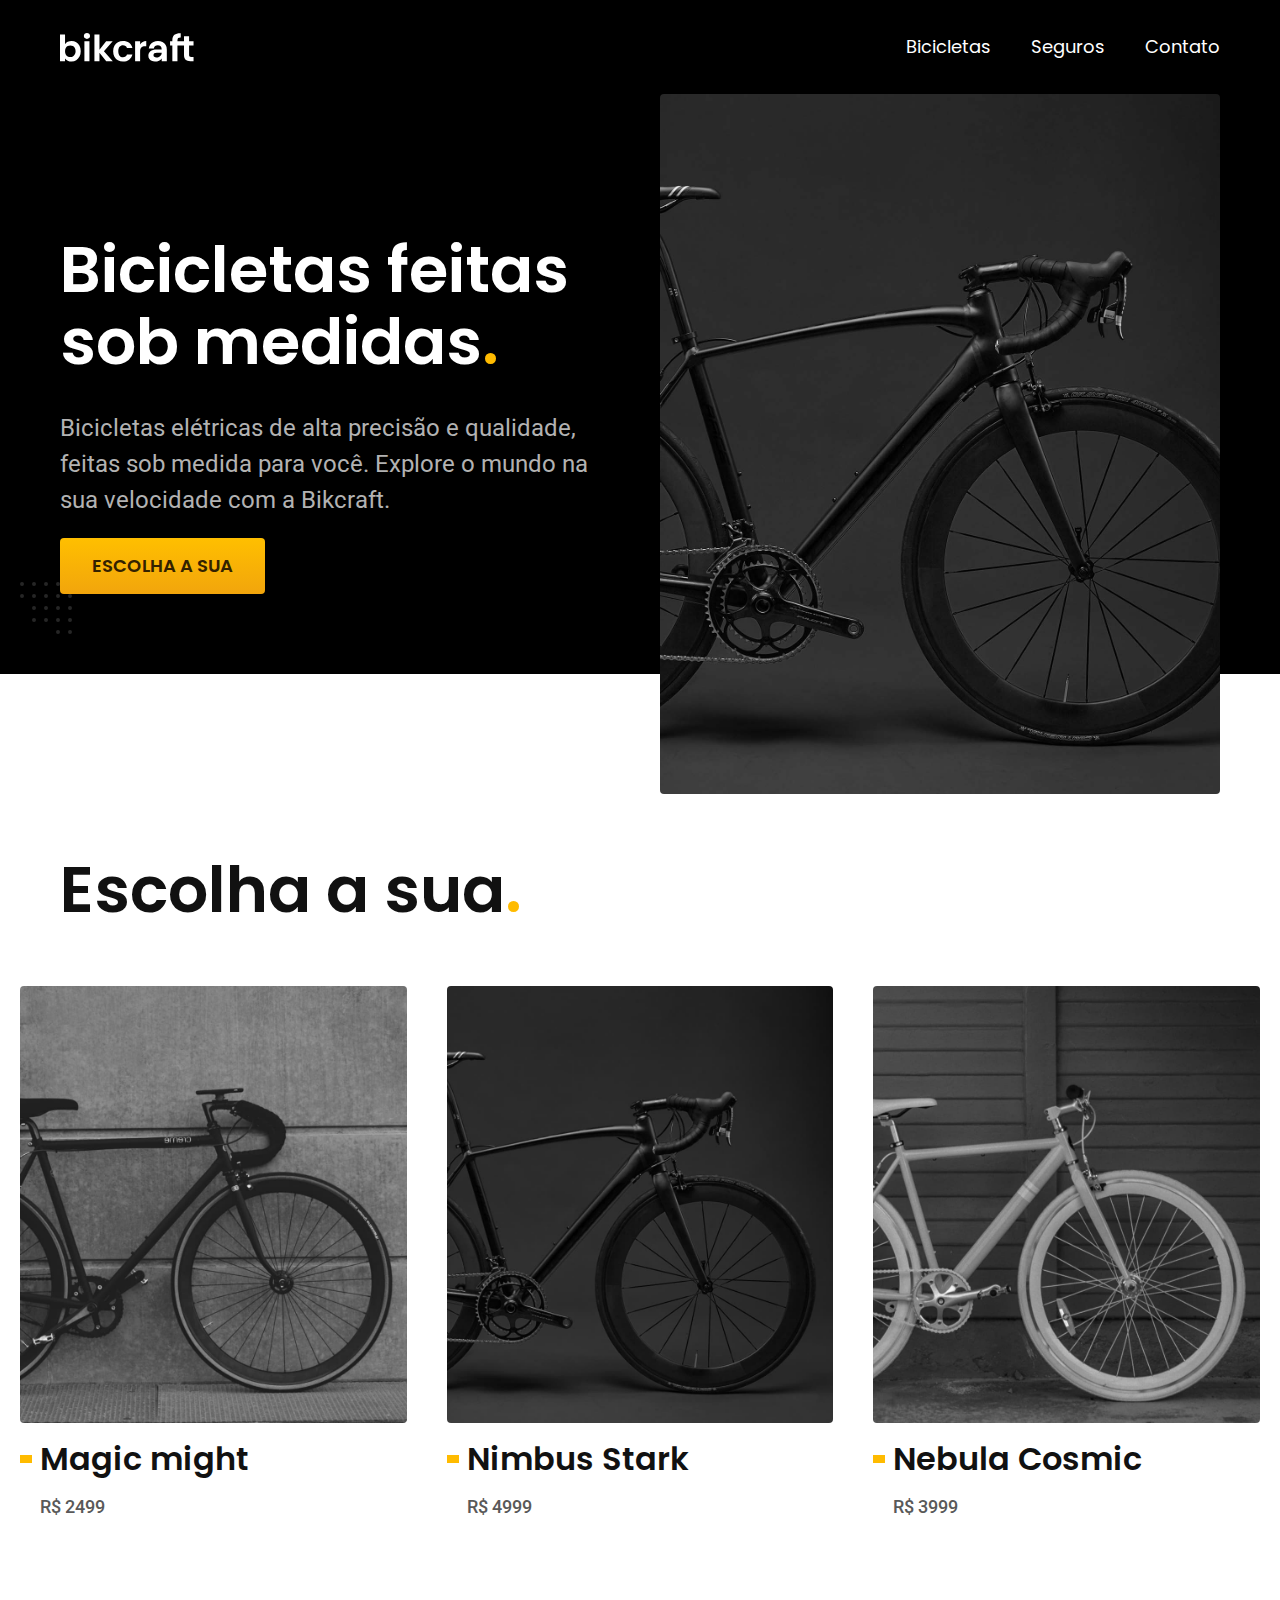
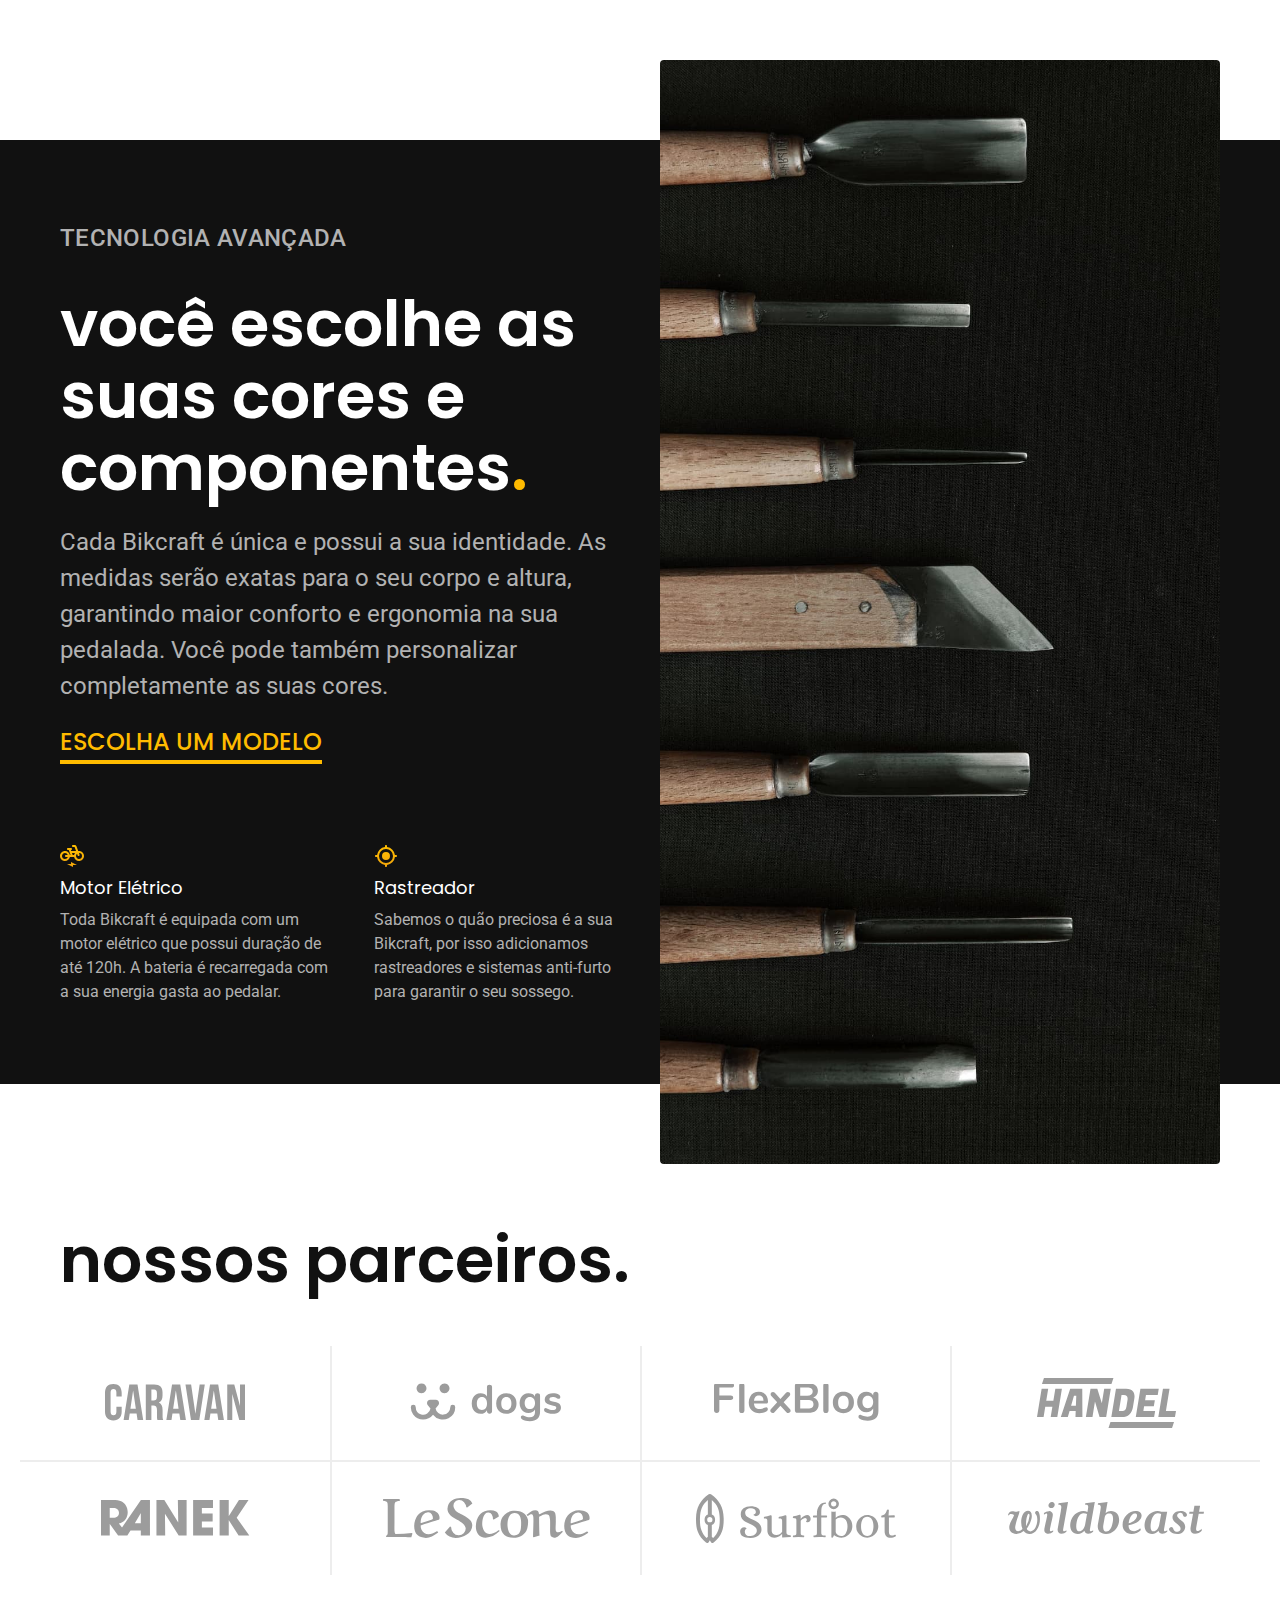
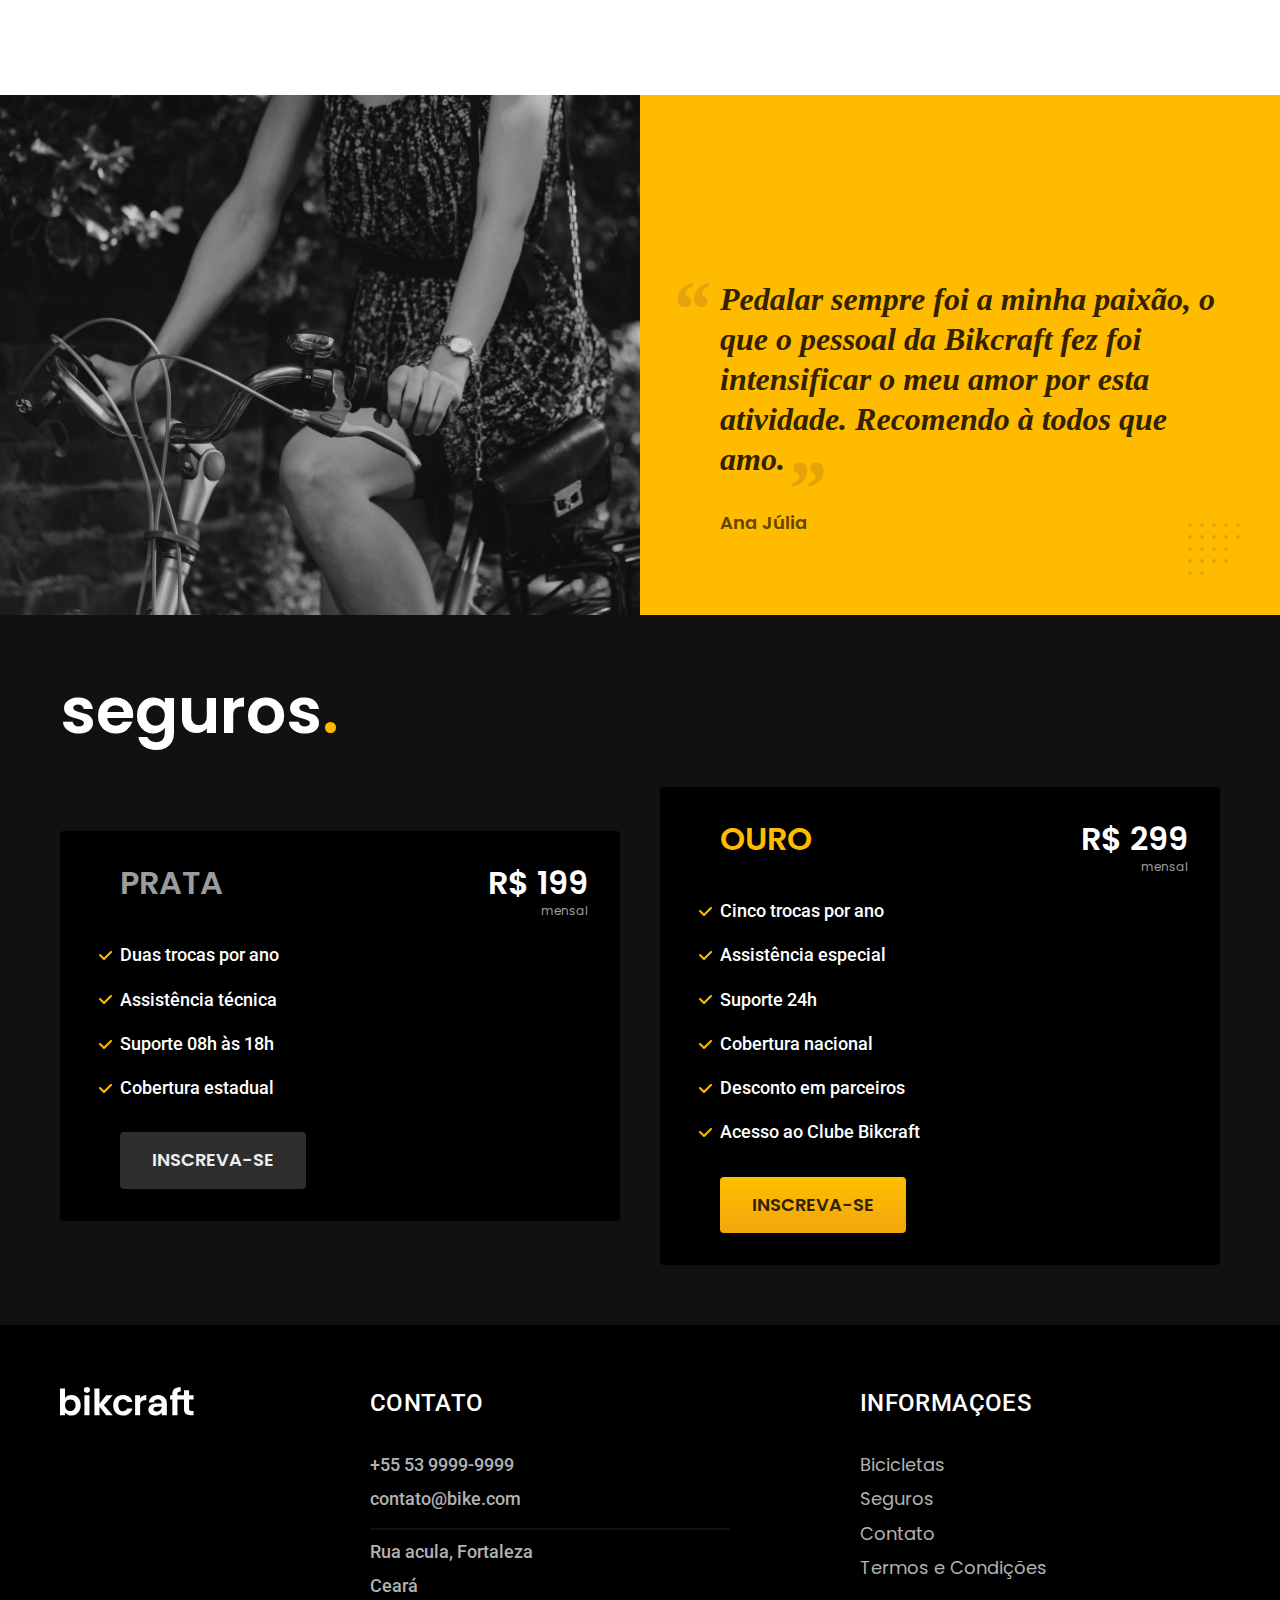
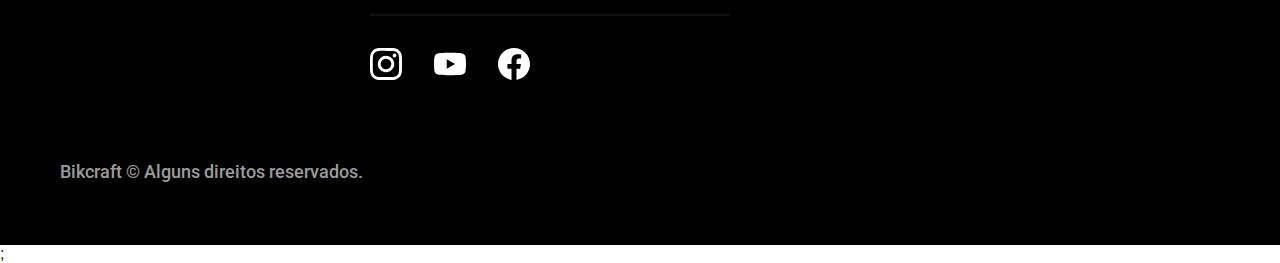
<file: index.html>
<!DOCTYPE html>
<html>
  <head>
    <meta charset="utf-8" />
    <title>Bikcraft</title>

    <link rel="preload" href="./css/style.mim.css" />
    <link rel="stylesheet" href="./css/style.mim.css" />

    <link rel="icon" href="./img/icones/eletrica.svg" type="image/svg+xml" />

    <link rel="preconnect" href="https://fonts.googleapis.com" />
    <link rel="preconnect" href="https://fonts.gstatic.com" crossorigin />
    <link
      href="https://fonts.googleapis.com/css2?family=Poppins:wght@400;600&family=Roboto:wght@400;500&display=swap"
      rel="stylesheet"
    />

    <link rel="icon" href="./img/icones/eletrica.svg" type="image/svg+xml" />
  </head>
  <body>
    <header class="header-bg">
      <div class="header container">
        <a href="./">
          <img src="./img/bikcraft.svg" alt="Bikcraft" />
        </a>

        <nav aria-label="primaria">
          <ul class="header-menu cor-0 font-1-m">
            <li><a href="/bicicletas.html">Bicicletas</a></li>
            <li><a href="/seguros.html">Seguros</a></li>
            <li><a href="/contato.html">Contato</a></li>
          </ul>
        </nav>
      </div>

      <script>
        document.documentElement.classList.add("js");
      </script>
    </header>

    <main class="introducao-bg">
      <div class="introducao container">
        <div class="introducao-conteudo">
          <h1 class="font-1-xxl cor-0 fadeInDown" data-anime="200">
            Bicicletas feitas sob medidas<span class="cor-p1">.</span>
          </h1>
          <p class="font-2-l cor-5 fadeInDown" data-anime="400">
            Bicicletas elétricas de alta precisão e qualidade, feitas sob medida
            para você. Explore o mundo na sua velocidade com a Bikcraft.
          </p>
          <a class="botao fadeInDown" data-anime="600" href="/bicicletas.html"
            >Escolha a sua</a
          >
        </div>
        <picture data-anime="800" class=".fadeInUp">
          <source
            media="(max-width:800px)"
            srcset="/img/fotos/introducao.jpg"
          />
          <img src="/img/fotos/introducao.jpg" />
        </picture>
      </div>
    </main>

    <article class="bicicletas-lista">
      <h2 class="font-1-xxl container">
        Escolha a sua<span class="cor-p1">.</span>
      </h2>

      <ul>
        <li>
          <a href="/bicicleta/magic.html">
            <img src="/img/bicicletas/magic-home.jpg" />
            <h3 class="font-1-xl">Magic might</h3>
            <span class="font-2-m cor-8">R$ 2499</span>
          </a>
        </li>
        <li>
          <a href="/bicicleta/nimbus.html">
            <img src="/img/bicicletas/nimbus-home.jpg" />
            <h3 class="font-1-xl">Nimbus Stark</h3>
            <span class="font-2-m cor-8">R$ 4999</span>
          </a>
        </li>
        <li>
          <a href="/bicicleta/nebula.html">
            <img src="/img/bicicletas/nebula-home.jpg" />
            <h3 class="font-1-xl">Nebula Cosmic</h3>
            <span class="font-2-m cor-8">R$ 3999</span>
          </a>
        </li>
      </ul>
    </article>

    <article class="tecnologia-bg">
      <div class="tecnologia container">
        <div class="tecnologia-conteudo">
          <span class="font-2-l-b cor-5">Tecnologia Avançada</span>
          <h2 class="font-1-xxl cor-0">
            você escolhe as suas cores e componentes<span class="cor-p1"
              >.</span
            >
          </h2>
          <p class="font-2-l cor-5">
            Cada Bikcraft é única e possui a sua identidade. As medidas serão
            exatas para o seu corpo e altura, garantindo maior conforto e
            ergonomia na sua pedalada. Você pode também personalizar
            completamente as suas cores.
          </p>
          <a class="link" href="./bicicletas.html">Escolha um modelo</a>
          <div class="tecnologia-vantagens">
            <div>
              <img src="./img/icones/eletrica.svg" alt="" />
              <h3 class="font-1-m cor-0">Motor Elétrico</h3>
              <p class="font-2-s cor-5">
                Toda Bikcraft é equipada com um motor elétrico que possui
                duração de até 120h. A bateria é recarregada com a sua energia
                gasta ao pedalar.
              </p>
            </div>
            <div>
              <img src="./img/icones/rastreador.svg" alt="" />
              <h3 class="font-1-m cor-0">Rastreador</h3>
              <p class="font-2-s cor-5">
                Sabemos o quão preciosa é a sua Bikcraft, por isso adicionamos
                rastreadores e sistemas anti-furto para garantir o seu sossego.
              </p>
            </div>
          </div>
        </div>
        <div class="tecnologia-imagem">
          <img src="./img/fotos/tecnologia.jpg" alt="" />
        </div>
      </div>
    </article>

    <section class="parceiros">
      <h2 class="font-1-xxl container">nossos parceiros<span>.</span></h2>
      <ul>
        <li><img src="/img/parceiros/caravan.svg" /></li>
        <li><img src="/img/parceiros/dogs.svg" /></li>
        <li><img src="/img/parceiros/flexblog.svg" /></li>
        <li><img src="/img/parceiros/handel.svg" /></li>
        <li><img src="/img/parceiros/ranek.svg" /></li>
        <li><img src="/img/parceiros/lescone.svg" /></li>
        <li><img src="/img/parceiros/surfbot.svg" /></li>
        <li><img src="/img/parceiros/wildbeast.svg" /></li>
      </ul>
    </section>

    <section class="depoimento">
      <div><img src="/img/fotos/depoimento.jpg" /></div>

      <div class="depoimento-conteudo">
        <blockquote class="font-1-xl cor-p5">
          <p>
            Pedalar sempre foi a minha paixão, o que o pessoal da Bikcraft fez
            foi intensificar o meu amor por esta atividade. Recomendo à todos
            que amo.
          </p>
        </blockquote>
        <span class="font-1-m-b cor-p4">Ana Júlia</span>
      </div>
    </section>

    <article class="seguros-bg">
      <div class="seguros container">
        <h2 class="font-1-xxl cor-0">seguros<span class="cor-p1">.</span></h2>
        <div class="seguros-item">
          <h3 class="font-1-xl cor-6">PRATA</h3>
          <span class="font-1-xl cor-0"
            >R$ 199 <span class="font-1-xs cor-6">mensal</span></span
          >
          <ul class="font-2-m cor-0">
            <li>Duas trocas por ano</li>
            <li>Assistência técnica</li>
            <li>Suporte 08h às 18h</li>
            <li>Cobertura estadual</li>
          </ul>
          <a class="botao secundario" href="/orcamento.html">Inscreva-se</a>
        </div>

        <div class="seguros-item">
          <h3 class="font-1-xl cor-p1">OURO</h3>
          <span class="font-1-xl cor-0"
            >R$ 299 <span class="font-1-xs cor-6">mensal</span></span
          >
          <ul class="font-2-m cor-0">
            <li>Cinco trocas por ano</li>
            <li>Assistência especial</li>
            <li>Suporte 24h</li>
            <li>Cobertura nacional</li>
            <li>Desconto em parceiros</li>
            <li>Acesso ao Clube Bikcraft</li>
          </ul>
          <a class="botao" href="/orcamento.html">Inscreva-se</a>
        </div>
      </div>
    </article>

    <footer class="footer-bg">
      <div class="footer container">
        <img src="/img/bikcraft.svg" />
        <div class="footer-contato">
          <h3 class="font-2-l-b cor-0">Contato</h3>
          <ul class="cor-5 font-2-m">
            <li><a href="tel:+559999999999">+55 53 9999-9999</a></li>
            <li><a href="/">contato@bike.com</a></li>
            <li>Rua acula, Fortaleza</li>
            <li>Ceará</li>
          </ul>
          <div class="footer-redes">
            <a href="/">
              <img src="/img/redes/instagram.svg" />
            </a>
            <a href="/">
              <img src="/img/redes/youtube.svg" />
            </a>
            <a href="/">
              <img src="/img/redes/facebook.svg" />
            </a>
          </div>
        </div>
        <div class="footer-informacoes">
          <h3 class="font-2-l-b cor-0">Informaçoes</h3>
          <nav>
            <ul class="font-1-m cor-5">
              <li><a href="/bicicletas.html">Bicicletas</a></li>
              <li><a href="/seguros.html">Seguros</a></li>
              <li><a href="/contato.html">Contato</a></li>
              <li><a href="/termos.html">Termos e Condições</a></li>
            </ul>
          </nav>
        </div>
        <p class="footer-copy font-2-m cor-6">
          Bikcraft © Alguns direitos reservados.
        </p>
      </div>
    </footer>
    <script src="./js/plugins/simple-anime.js"></script>
    ;

    <script src="./js/script.js"></script>
  </body>
</html>
</file>
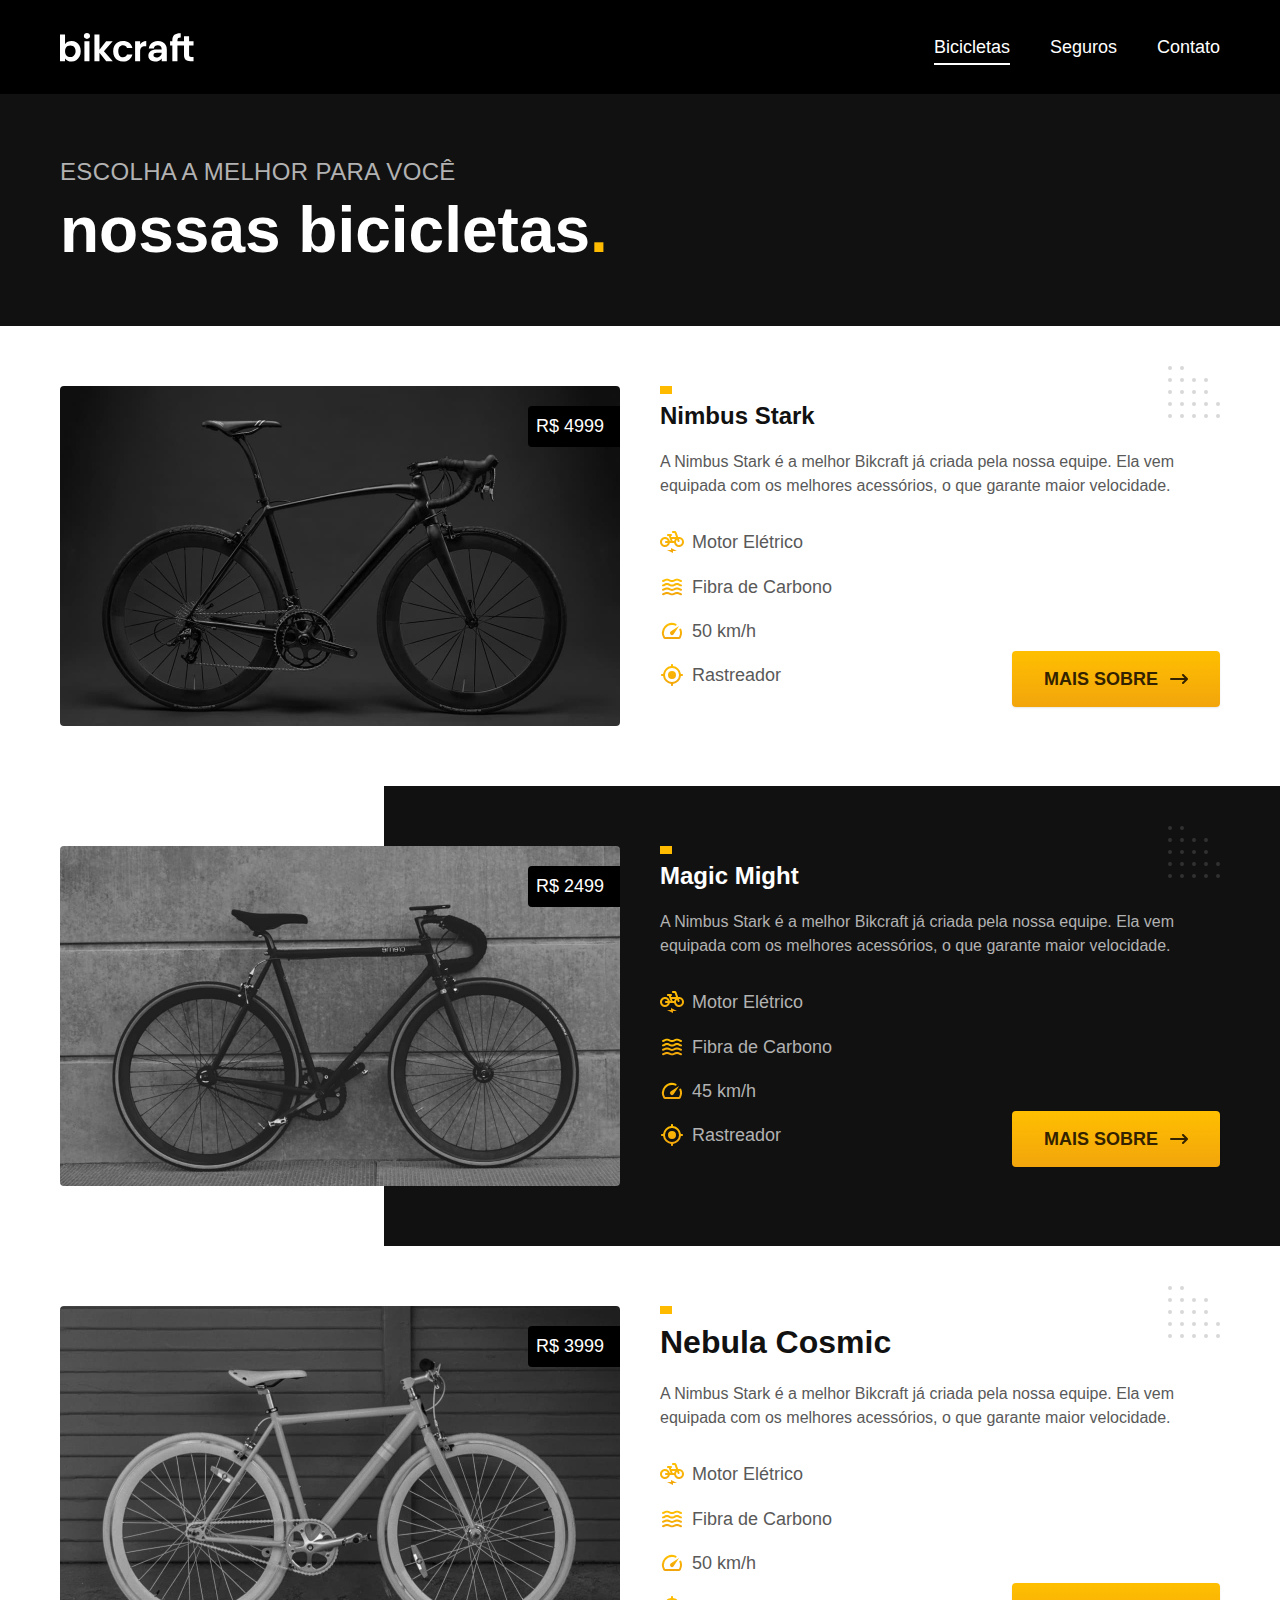
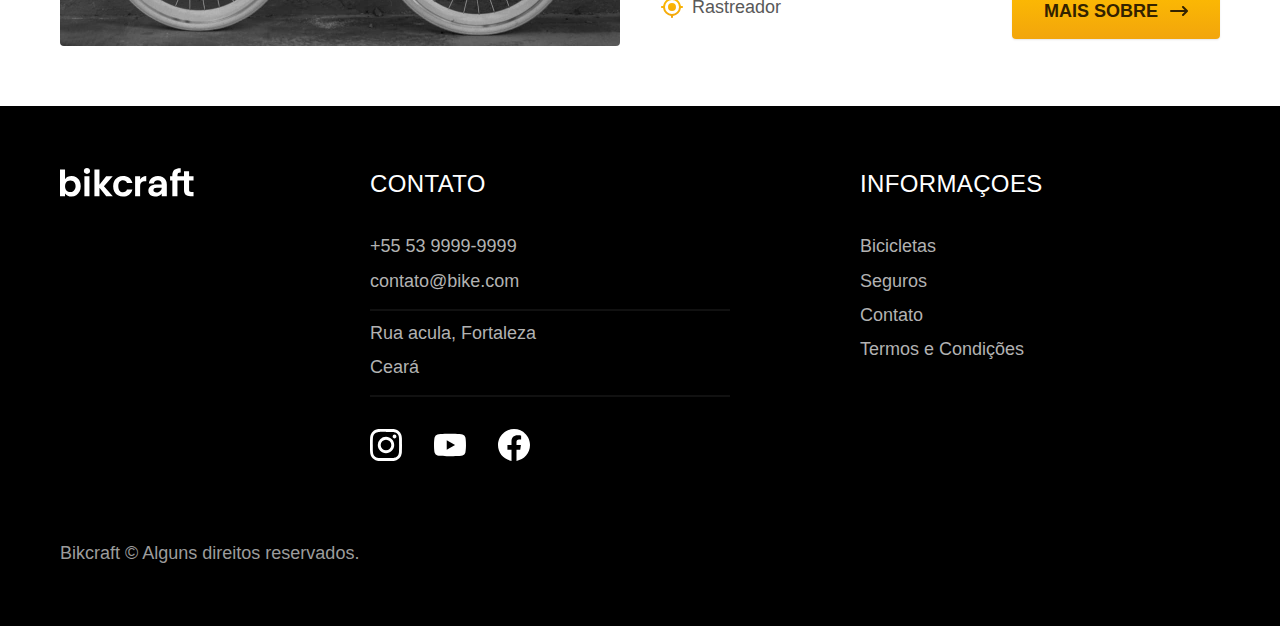
<file: bicicletas.html>
<!DOCTYPE html>
<html>
  <head>
    <meta charset="utf-8" />
    <title>Page Title</title>
    <meta name="viewport" content="width=device-width, initial-scale=1" />
    <link rel="preload" href="./css/style.mim.css" />
    <link rel="stylesheet" href="./css/style.mim.css" />

    <link rel="icon" href="./img/icones/eletrica.svg" type="image/svg+xml" />
  </head>
  <body id="Bicicletas">
    <header class="header-bg">
      <div class="header container">
        <a href="/">
          <img src="/img/bikcraft.svg" alt="Bikcraft" />
        </a>

        <nav aria-label="primaria">
          <ul class="header-menu cor-0 font-1-m">
            <li><a href="/bicicletas.html">Bicicletas</a></li>
            <li><a href="/seguros.html">Seguros</a></li>
            <li><a href="/contato.html">Contato</a></li>
          </ul>
        </nav>
      </div>
      <script>
        document.documentElement.classList.add("js");
      </script>
    </header>

    <main>
      <div class="titulo-bg">
        <div class="titulo container">
          <p class="font-2-l-b cor-5">ESCOLHA A MELHOR PARA VOCÊ</p>
          <h1 class="font-1-xxl cor-0">
            nossas bicicletas<span class="cor-p1">.</span>
          </h1>
        </div>
      </div>

      <div>
        <div class="bicicletas container">
          <div class="bicicletas-imagens">
            <img src="/img/bicicletas/nimbus.jpg" />
            <span class="font-2-m">R$ 4999</span>
          </div>
          <div class="bicicletas-conteudo">
            <h2 class="font-1-x-l">Nimbus Stark</h2>
            <p class="font-2-s cor-8">
              A Nimbus Stark é a melhor Bikcraft já criada pela nossa equipe.
              Ela vem equipada com os melhores acessórios, o que garante maior
              velocidade.
            </p>
            <ul class="font-1-m cor-8">
              <li>
                <img src="/img/icones/eletrica.svg" />
                Motor Elétrico
              </li>
              <li>
                <img src="/img/icones/carbono.svg" />
                Fibra de Carbono
              </li>
              <li>
                <img src="/img/icones/velocidade.svg" />
                50 km/h
              </li>
              <li>
                <img src="/img/icones/rastreador.svg" />
                Rastreador
              </li>
            </ul>
            <a class="botao seta" href="/bicicleta/nimbus.html">Mais Sobre</a>
          </div>
        </div>
      </div>

      <div class="bicicletas-bg">
        <div class="bicicletas container">
          <div class="bicicletas-imagens">
            <img src="/img/bicicletas/magic.jpg" />
            <span class="font-2-m">R$ 2499</span>
          </div>
          <div class="bicicletas-conteudo">
            <h2 class="font-1-x-l cor-0">Magic Might</h2>
            <p class="font-2-s cor-5">
              A Nimbus Stark é a melhor Bikcraft já criada pela nossa equipe.
              Ela vem equipada com os melhores acessórios, o que garante maior
              velocidade.
            </p>
            <ul class="font-1-m cor-5">
              <li>
                <img src="/img/icones/eletrica.svg" />
                Motor Elétrico
              </li>
              <li>
                <img src="/img/icones/carbono.svg" />
                Fibra de Carbono
              </li>
              <li>
                <img src="/img/icones/velocidade.svg" />
                45 km/h
              </li>
              <li>
                <img src="/img/icones/rastreador.svg" />
                Rastreador
              </li>
            </ul>
            <a class="botao seta" href="/bicicleta/magic.html">Mais Sobre</a>
          </div>
        </div>
      </div>

      <div>
        <div class="bicicletas container">
          <div class="bicicletas-imagens">
            <img src="/img/bicicletas/nebula.jpg" />
            <span class="font-2-m">R$ 3999</span>
          </div>
          <div class="bicicletas-conteudo">
            <h2 class="font-1-xl">Nebula Cosmic</h2>
            <p class="font-2-s cor-8">
              A Nimbus Stark é a melhor Bikcraft já criada pela nossa equipe.
              Ela vem equipada com os melhores acessórios, o que garante maior
              velocidade.
            </p>
            <ul class="font-1-m cor-8">
              <li>
                <img src="/img/icones/eletrica.svg" />
                Motor Elétrico
              </li>
              <li>
                <img src="/img/icones/carbono.svg" />
                Fibra de Carbono
              </li>
              <li>
                <img src="/img/icones/velocidade.svg" />
                50 km/h
              </li>
              <li>
                <img src="/img/icones/rastreador.svg" />
                Rastreador
              </li>
            </ul>
            <a class="botao seta" href="/bicicleta/nebula.html">Mais Sobre</a>
          </div>
        </div>
      </div>
    </main>

    <footer class="footer-bg">
      <div class="footer container">
        <img src="/img/bikcraft.svg" />
        <div class="footer-contato">
          <h3 class="font-2-l-b cor-0">Contato</h3>
          <ul class="cor-5 font-2-m">
            <li><a href="tel:+559999999999">+55 53 9999-9999</a></li>
            <li><a href="/">contato@bike.com</a></li>
            <li>Rua acula, Fortaleza</li>
            <li>Ceará</li>
          </ul>
          <div class="footer-redes">
            <a href="/">
              <img src="/img/redes/instagram.svg" />
            </a>
            <a href="/">
              <img src="/img/redes/youtube.svg" />
            </a>
            <a href="/">
              <img src="/img/redes/facebook.svg" />
            </a>
          </div>
        </div>
        <div class="footer-informacoes">
          <h3 class="font-2-l-b cor-0">Informaçoes</h3>
          <nav>
            <ul class="font-1-m cor-5">
              <li><a href="/bicicletas.html">Bicicletas</a></li>
              <li><a href="/seguros.html">Seguros</a></li>
              <li><a href="/contato.html">Contato</a></li>
              <li><a href="/termos.html">Termos e Condições</a></li>
            </ul>
          </nav>
        </div>
        <p class="footer-copy font-2-m cor-6">
          Bikcraft © Alguns direitos reservados.
        </p>
      </div>
    </footer>
    <script src="./js/script.js"></script>
  </body>
</html>
</file>
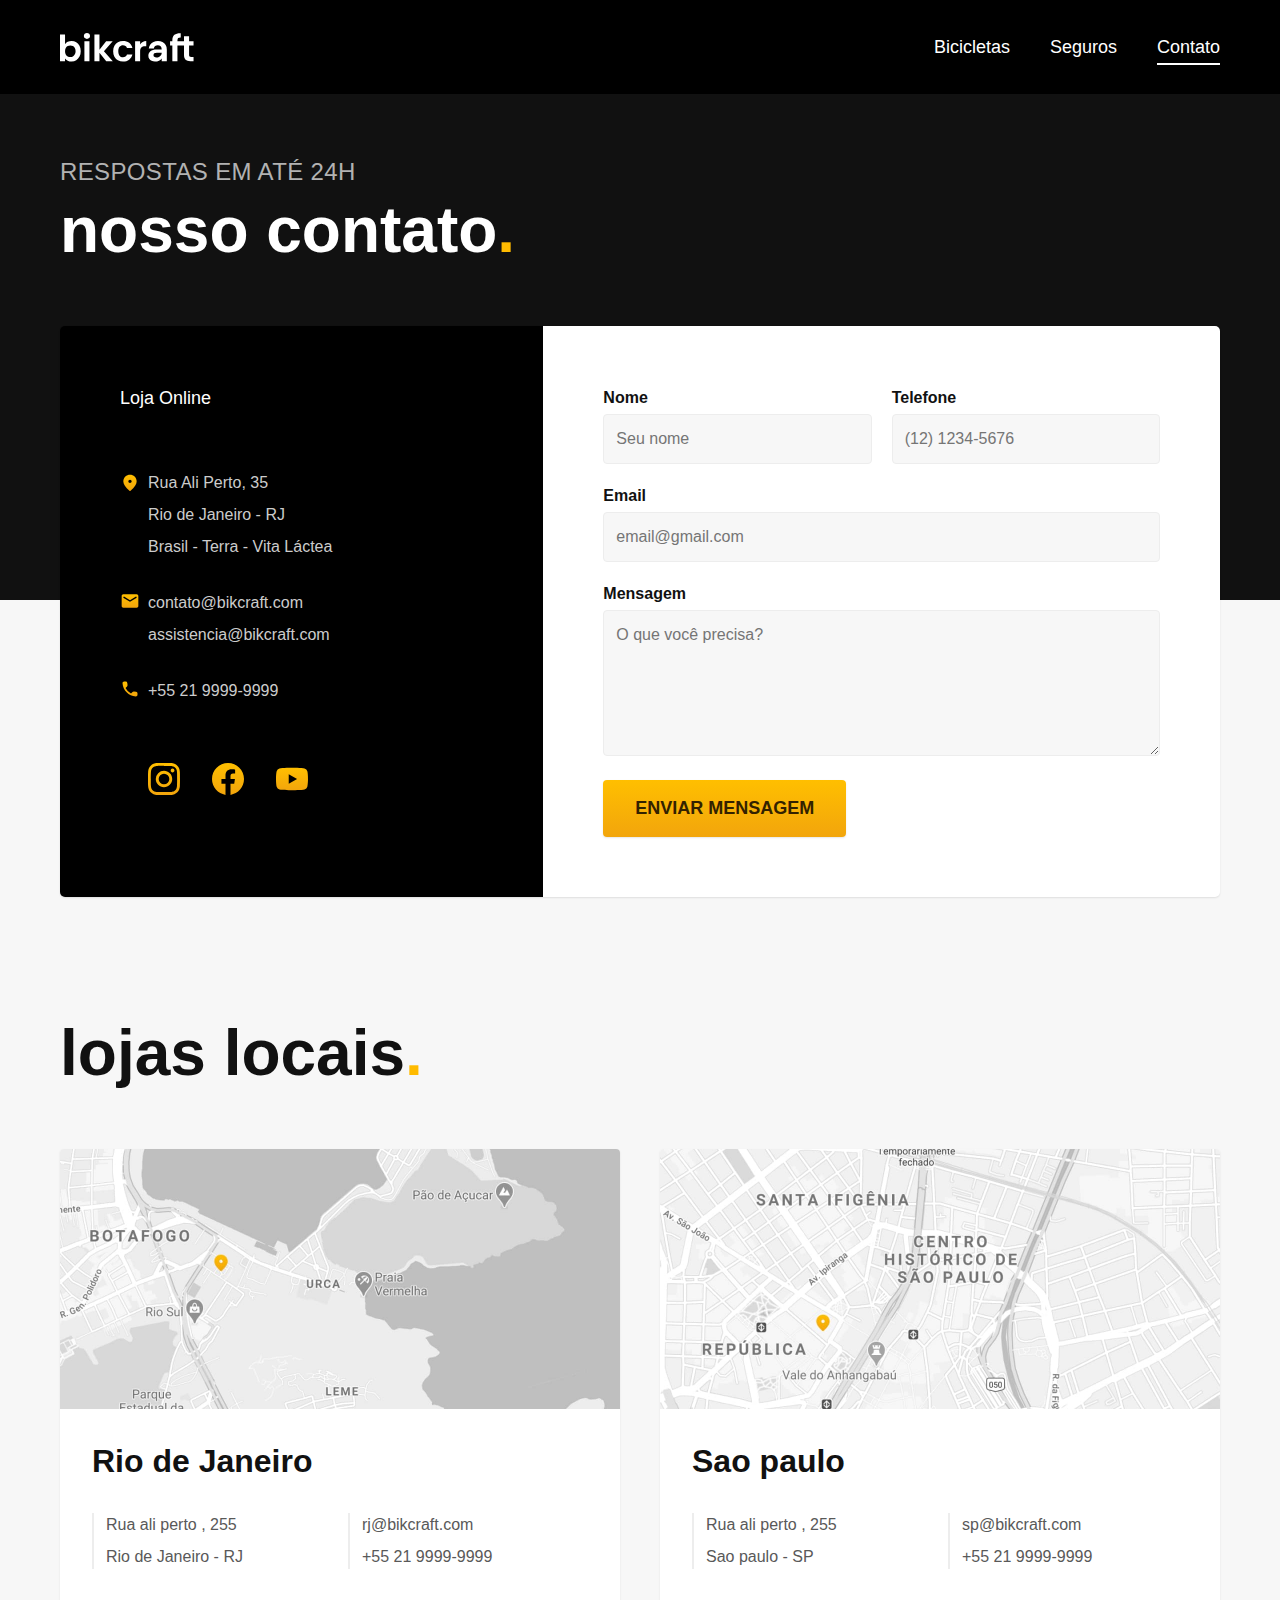
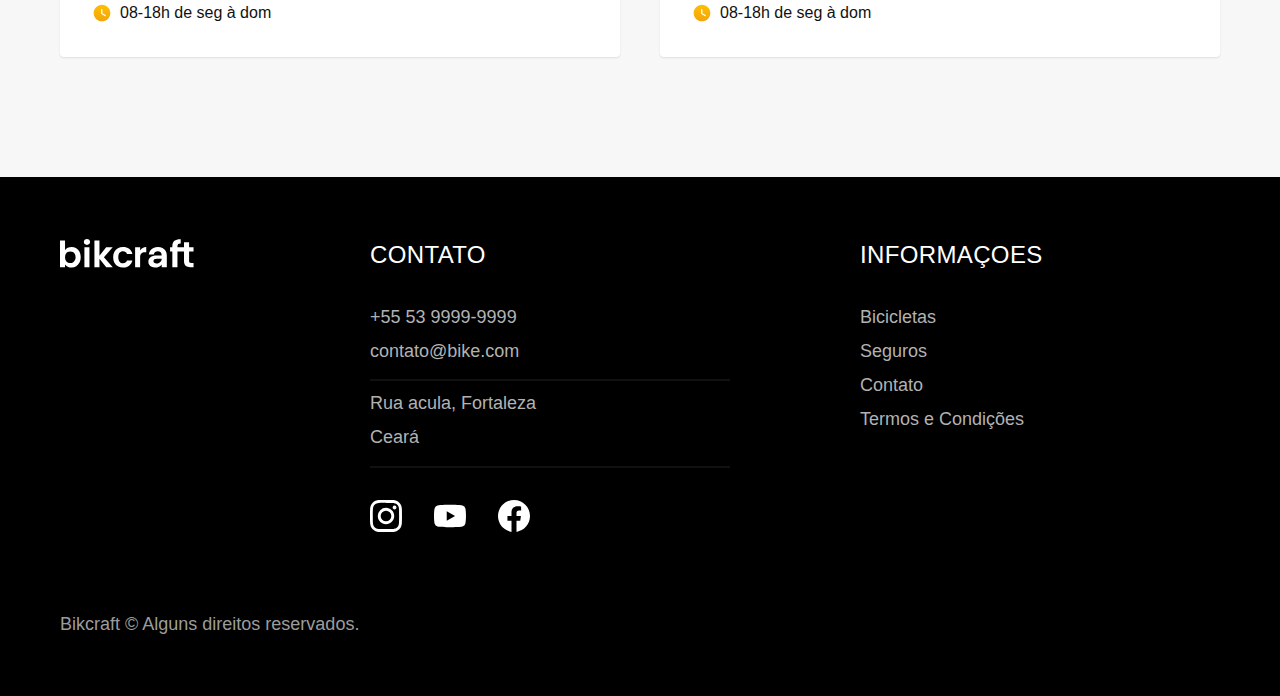
<file: contato.html>
<!DOCTYPE html>
<html>
  <head>
    <meta charset="utf-8" />
    <title>Contato</title>
    <meta name="viewport" content="width=device-width, initial-scale=1" />
    <link rel="preload" href="./css/style.mim.css" />
    <link rel="stylesheet" href="./css/style.mim.css" />
    <link rel="icon" href="./img/icones/eletrica.svg" type="image/svg+xml" />
  </head>
  <body id="contato">
    <header class="header-bg">
      <div class="header container">
        <a href="./">
          <img src="./img/bikcraft.svg" alt="Bikcraft" />
        </a>

        <nav aria-label="primaria">
          <ul class="header-menu cor-0 font-1-m">
            <li><a href="/bicicletas.html">Bicicletas</a></li>
            <li><a href="/seguros.html">Seguros</a></li>
            <li><a href="/contato.html">Contato</a></li>
          </ul>
        </nav>
      </div>
      <script>
        document.documentElement.classList.add("js");
      </script>
    </header>

    <main>
      <div class="titulo-bg">
        <div class="titulo container">
          <p class="font-2-l-b cor-5">RESPOSTAS EM ATÉ 24H</p>
          <h1 class="font-1-xxl cor-0">
            nosso contato<span class="cor-p1">.</span>
          </h1>
        </div>
      </div>

      <div class="contato container">
        <section class="contato-dados" aria-label="Endereço">
          <h2 class="font-1-m cor-0">Loja Online</h2>
          <div class="contato-endereco font-2-s cor-4">
            <p>Rua Ali Perto, 35</p>
            <p>Rio de Janeiro - RJ</p>
            <p>Brasil - Terra - Vita Láctea</p>
          </div>
          <address class="contato-meios font-2-s cor-4">
            <a href="mailto:contato@bikcraft.com">contato@bikcraft.com</a>
            <a href="mailto:assistencia@bikcraft.com"
              >assistencia@bikcraft.com</a
            >
            <a href="tel:+552199999999">+55 21 9999-9999</a>
          </address>
          <div class="contato-redes">
            <a href="/">
              <img src="/img/redes/instagram-p.svg" alt="Instagram" />
            </a>
            <a href="/">
              <img src="/img/redes/facebook-p.svg" alt="Facebook" />
            </a>
            <a href="/">
              <img src="/img/redes/youtube-p.svg" alt="Youtube" />
            </a>
          </div>
        </section>
        <section class="contato-formulario">
          <form action="/contato.html" class="form">
            <div>
              <label for="nome">Nome</label>
              <input type="text" id="nome" name="nome" placeholder="Seu nome" />
            </div>
            <div>
              <label for="telefone">Telefone</label>
              <input
                type="text"
                id="telefone"
                name="telefone"
                placeholder="(12) 1234-5676"
              />
            </div>
            <div class="col-2">
              <label for="email">Email</label>
              <input
                type="email"
                id="email"
                name="email"
                placeholder="email@gmail.com"
              />
            </div>

            <div class="col-2">
              <label for="mensagem">Mensagem</label>
              <textarea
                rows="5"
                id="mensagem"
                name="mensagem"
                placeholder="O que você precisa?"
              ></textarea>
            </div>
            <button class="botao">Enviar mensagem</button>
          </form>
        </section>
      </div>
    </main>

    <article class="lojas container">
      <h2 class="font-1-xxl">lojas locais<span class="cor-p1">.</span></h2>

      <div class="lojas-item">
        <img src="/img/lojas/rj.jpg" />
        <div class="lojas-conteudo">
          <h3 class="font-1-xl">Rio de Janeiro</h3>
          <div class="lojas-dados font-2-s cor-8">
            <p>Rua ali perto , 255</p>
            <p>Rio de Janeiro - RJ</p>
          </div>
          <div class="lojas-dados font-2-s cor-8">
            <a href="mailto:rj@bikcraft.com">rj@bikcraft.com</a>
            <a href="tel:+552199999999">+55 21 9999-9999</a>
          </div>
          <p class="lojas-tempo font-1-s">
            <img src="/img/icones/horario.svg" />08-18h de seg à dom
          </p>
        </div>
      </div>

      <div class="lojas-item">
        <img src="/img/lojas/sp.jpg" />
        <div class="lojas-conteudo">
          <h3 class="font-1-xl">Sao paulo</h3>
          <div class="lojas-dados font-2-s cor-8">
            <p>Rua ali perto , 255</p>
            <p>Sao paulo - SP</p>
          </div>
          <div class="lojas-dados font-2-s cor-8">
            <a href="mailto:sp@bikcraft.com">sp@bikcraft.com</a>
            <a href="tel:+551199999999">+55 21 9999-9999</a>
          </div>
          <p class="lojas-tempo font-1-s">
            <img src="/img/icones/horario.svg" />08-18h de seg à dom
          </p>
        </div>
      </div>
    </article>

    <footer class="footer-bg">
      <div class="footer container">
        <img src="/img/bikcraft.svg" />
        <div class="footer-contato">
          <h3 class="font-2-l-b cor-0">Contato</h3>
          <ul class="cor-5 font-2-m">
            <li><a href="tel:+559999999999">+55 53 9999-9999</a></li>
            <li><a href="/">contato@bike.com</a></li>
            <li>Rua acula, Fortaleza</li>
            <li>Ceará</li>
          </ul>
          <div class="footer-redes">
            <a href="/">
              <img src="/img/redes/instagram.svg" />
            </a>
            <a href="/">
              <img src="/img/redes/youtube.svg" />
            </a>
            <a href="/">
              <img src="/img/redes/facebook.svg" />
            </a>
          </div>
        </div>
        <div class="footer-informacoes">
          <h3 class="font-2-l-b cor-0">Informaçoes</h3>
          <nav>
            <ul class="font-1-m cor-5">
              <li><a href="/bicicletas.html">Bicicletas</a></li>
              <li><a href="/seguros.html">Seguros</a></li>
              <li><a href="/contato.html">Contato</a></li>
              <li><a href="/termos.html">Termos e Condições</a></li>
            </ul>
          </nav>
        </div>
        <p class="footer-copy font-2-m cor-6">
          Bikcraft © Alguns direitos reservados.
        </p>
      </div>
    </footer>
    <script src="./js/script.js"></script>
  </body>
</html>
</file>
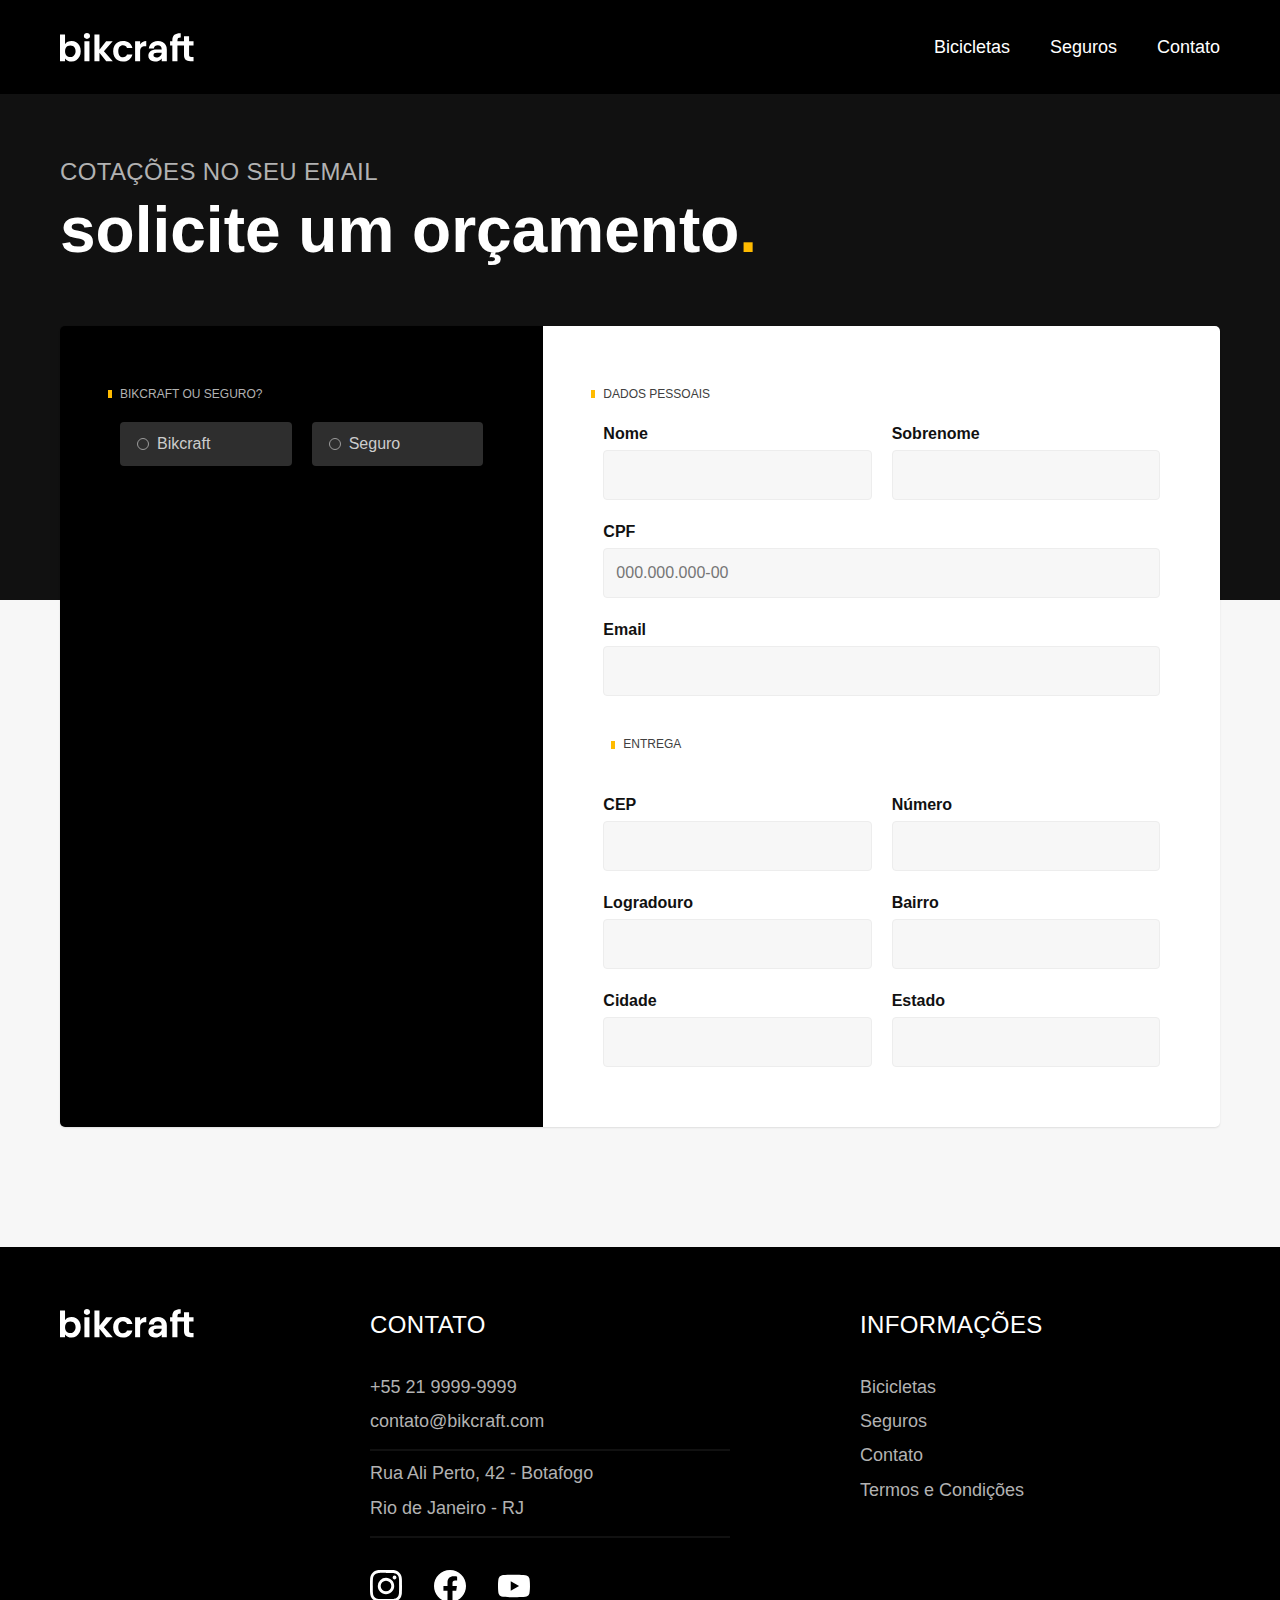
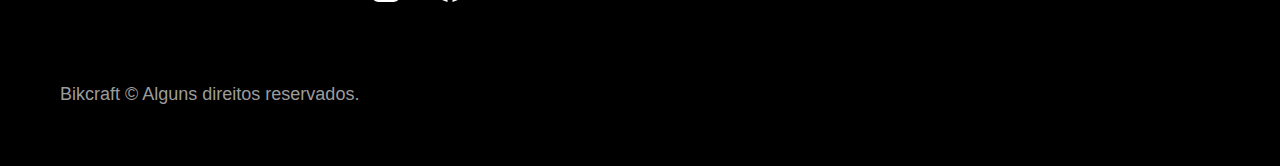
<file: orcamento.html>
<!DOCTYPE html>
<html lang="pt-br">
  <head>
    <meta charset="UTF-8" />
    <meta name="viewport" content="width=device-width, initial-scale=1.0" />

    <title>Orçamento | Bikcraft</title>
    <meta name="description" content="Orçamento." />
    <link rel="preload" href="./css/style.mim.css" />
    <link rel="stylesheet" href="./css/style.mim.css" />    
    <link rel="icon" href="./img/icones/eletrica.svg" type="image/svg+xml" />
  </head>

  <body id="orcamento">
    <header class="header-bg">
      <div class="header container">
        <a href="./">
          <img src="./img/bikcraft.svg" alt="Bikcraft" />
        </a>

        <nav aria-label="primaria">
          <ul class="header-menu font-1-m cor-0">
            <li><a href="./bicicletas.html">Bicicletas</a></li>
            <li><a href="./seguros.html">Seguros</a></li>
            <li><a href="./contato.html">Contato</a></li>
          </ul>
        </nav>
      </div><script>
        document.documentElement.classList.add("js");
      </script>
    </header>

    <main>
      <div class="titulo-bg">
        <div class="titulo container">
          <p class="font-2-l-b cor-5">Cotações no seu email</p>
          <h1 class="font-1-xxl cor-0">
            solicite um orçamento<span class="cor-p1">.</span>
          </h1>
        </div>
      </div>

      <div class="">
      <form class="orcamento container" action="./orcamento.html">
        <div class="orcamento-produto">
          <h2 class="font-1-xs cor-5">Bikcraft ou Seguro?</h2>

          <input type="radio" name="tipo" value="bikcraft" id="bikcraft" />
          <label for="bikcraft">Bikcraft</label>

          <input type="radio" name="tipo" value="seguro" id="seguro" />
          <label for="seguro">Seguro</label>

          <div class="orcamento-conteudo" id="orcamento-bikcraft">
            <h2 class="font-1-xs cor-5">Escolha a sua</h2>

            <input type="radio" name="produto" value="nimbus" id="nimbus" />
            <label for="nimbus">Nimbus Stark <span>R$ 4999</span></label>
            <div class="orcamento-detalhes">
              <ul class="font-1-xs cor-8">
                <li><img src="/img/icones/eletrica.svg"> Motor eletrico</li>
                <li><img src="/img/icones/carbono.svg"> Fibra de carbono</li>
                <li><img src="/img/icones/velocidade.svg"> 50 Km/h </li>
                <li><img src="/img/icones/rastreador.svg"> Rastreador</li>
              </ul>
              <img src="/img/bicicletas/nimbus.jpg">
            </div>

            <input type="radio" name="produto" value="magic" id="magic" />
            <label for="magic">Magic Might <span>R$ 2499</span></label>
            <div class="orcamento-detalhes">
              <ul class="font-1-xs cor-8">
                <li><img src="/img/icones/eletrica.svg"> Motor eletrico</li>
                <li><img src="/img/icones/carbono.svg"> Fibra de carbono</li>
                <li><img src="/img/icones/velocidade.svg"> 45 Km/h </li>
                <li><img src="/img/icones/rastreador.svg"> Rastreador</li>
              </ul>
              <img src="/img/bicicletas/magic.jpg">
            </div>

            <input type="radio" name="produto" value="nebula" id="nebula" />
            <label for="nebula">Nebula Cosmic <span>R$ 3999</span></label>
            <div class="orcamento-detalhes">
              <ul class="font-1-xs cor-8">
                <li><img src="/img/icones/eletrica.svg"> Motor eletrico</li>
                <li><img src="/img/icones/carbono.svg"> Fibra de carbono</li>
                <li><img src="/img/icones/velocidade.svg"> 40 Km/h </li>
                <li><img src="/img/icones/rastreador.svg"> Rastreador</li>
              </ul>
              <img src="/img/bicicletas/nebula.jpg">
            </div>

            
          </div>

          <div class="orcamento-conteudo" id="orcamento-seguro">
            <h2 class="font-1-xs cor-5">Escolha o plano</h2>

            <input type="radio" name="produto" value="prata" id="prata" />
            <label for="prata">Prata <span>R$ 199</span></label>

            <input type="radio" name="produto" value="ouro" id="ouro" />
            <label for="ouro">Ouro <span>R$ 299</span></label>
            <div>
              <ul>
                <li></li>
              </ul>
            </div>

          </div>
        </div>

        <div class="orcamento-dados form">
          <h2 class="font-1-xs cor-9 col-2">dados pessoais</h2>
          <div>
            <label for="nome">Nome</label>
            <input type="text" id="nome" name="nome" />
          </div>
          <div>
            <label for="sobrenome">Sobrenome</label>
            <input type="text" id="sobrenome" name="sobrenome" />
          </div>
          <div class="col-2">
            <label for="cpf">CPF</label>
            <input
              type="text"
              id="cpf"
              name="cpf"
              placeholder="000.000.000-00"
            />
          </div>
          <div class="col-2">
            <label for="email">Email</label>
            <input type="email" id="email" name="email" />
          </div>
          <h2 class="font-1-xs cor-9 col-2">entrega</h2>
          <div>
            <label for="cep">CEP</label>
            <input type="text" id="cep" name="cep" />
          </div>
          <div>
            <label for="numero">Número</label>
            <input type="text" id="numero" name="numero" />
          </div>
          <div>
            <label for="logradouro">Logradouro</label>
            <input type="text" id="logradouro" name="logradouro" />
          </div>
          <div>
            <label for="bairro">Bairro</label>
            <input type="text" id="bairro" name="bairro" />
          </div>
          <div>
            <label for="cidade">Cidade</label>
            <input type="text" id="cidade" name="cidade" />
          </div>
          <div>
            <label for="estado">Estado</label>
            <input type="text" id="estado" name="estado" />
          </div>
        </div>
      </form>
      <div>
    </main>

    <footer class="footer-bg">
      <div class="footer container">
        <img src="./img/bikcraft.svg" alt="Bikcraft" />
        <div class="footer-contato">
          <h3 class="font-2-l-b cor-0">Contato</h3>
          <ul class="font-2-m cor-5">
            <li><a href="tel:+552199999999">+55 21 9999-9999</a></li>
            <li>
              <a href="mailto:contato@bikcraft.com">contato@bikcraft.com</a>
            </li>
            <li>Rua Ali Perto, 42 - Botafogo</li>
            <li>Rio de Janeiro - RJ</li>
          </ul>
          <div class="footer-redes">
            <a href="./">
              <img src="./img/redes/instagram.svg" alt="Instagram" />
            </a>
            <a href="./">
              <img src="./img/redes/facebook.svg" alt="Facebook" />
            </a>
            <a href="./">
              <img src="./img/redes/youtube.svg" alt="Youtube" />
            </a>
          </div>
        </div>
        <div class="footer-informacoes">
          <h3 class="font-2-l-b cor-0">Informações</h3>
          <nav>
            <ul class="font-1-m cor-5">
              <li><a href="./bicicletas.html">Bicicletas</a></li>
              <li><a href="./seguros.html">Seguros</a></li>
              <li><a href="./contato.html">Contato</a></li>
              <li><a href="./termos.html">Termos e Condições</a></li>
            </ul>
          </nav>
        </div>
        <p class="footer-copy font-2-m cor-6">
          Bikcraft © Alguns direitos reservados.
        </p>
      </div>
    </footer>
  <script src="./js/script.js"></script>
  </body>
</html>
</file>
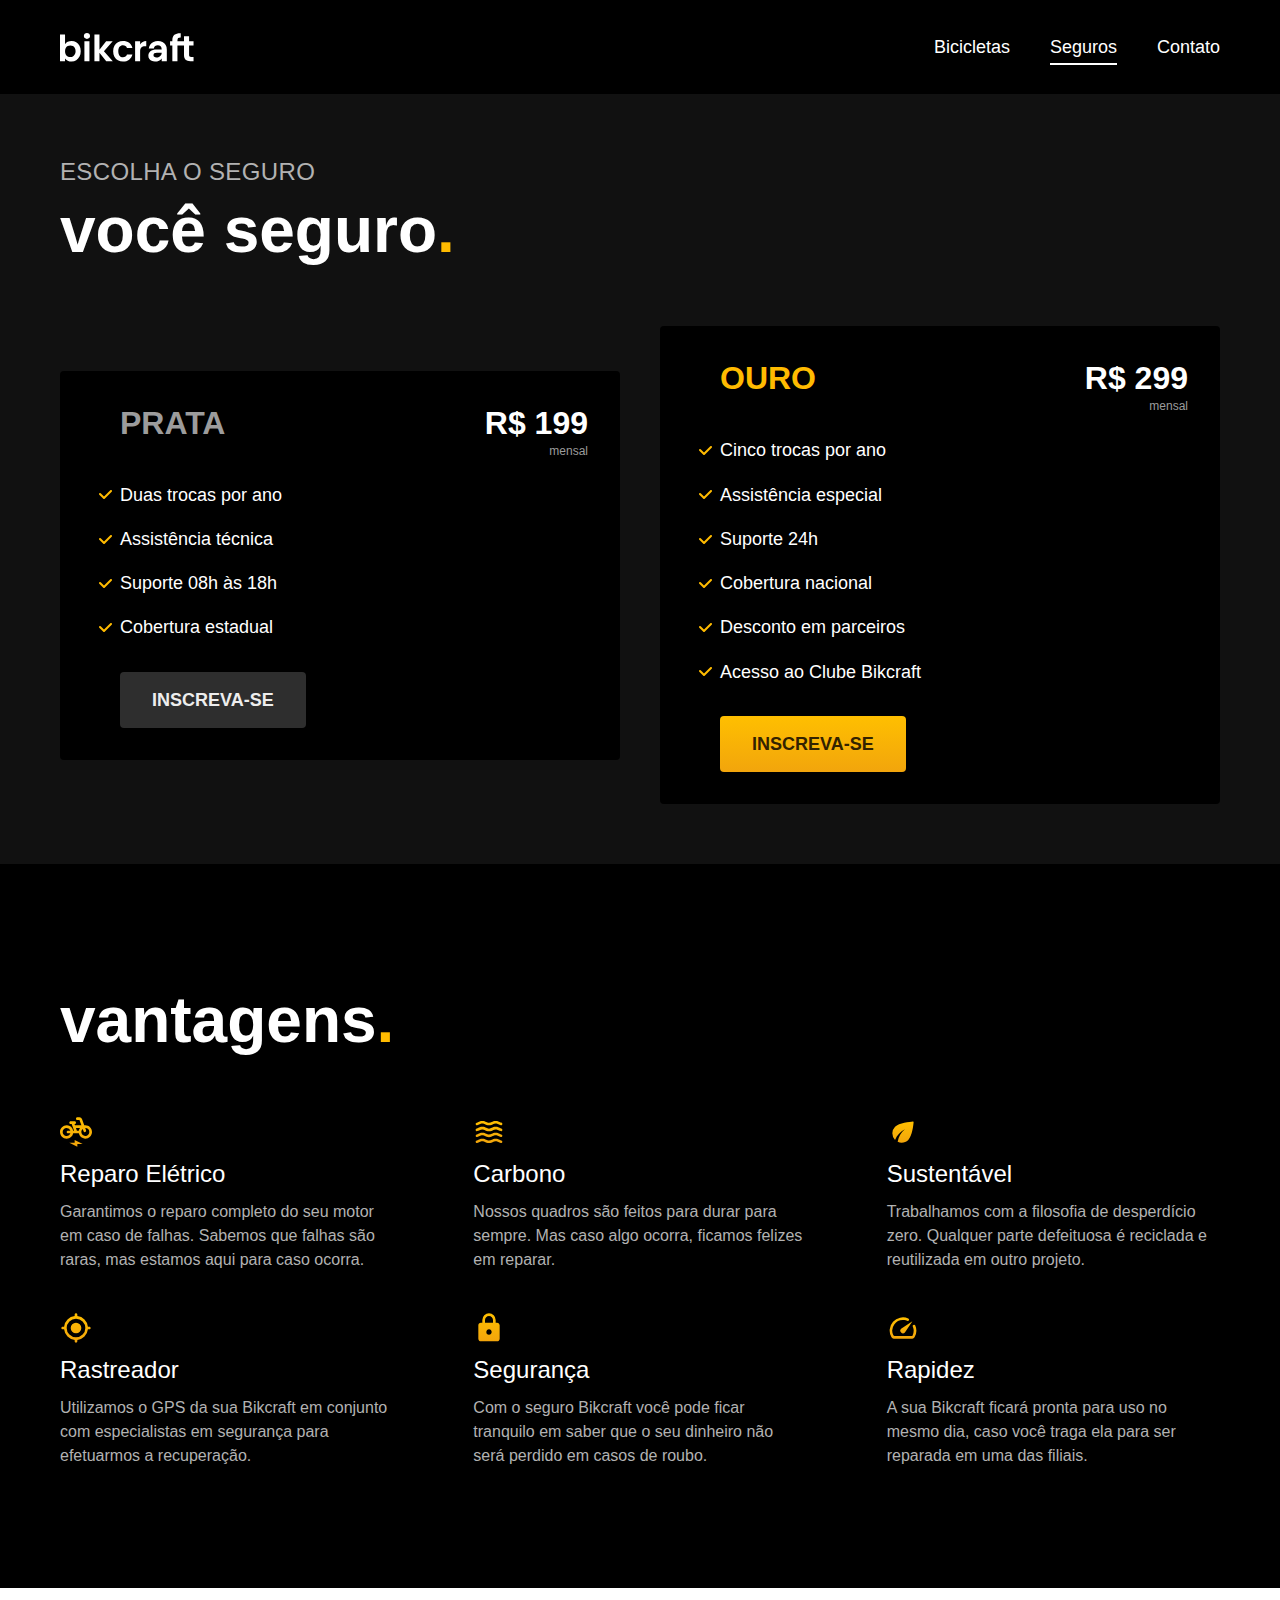
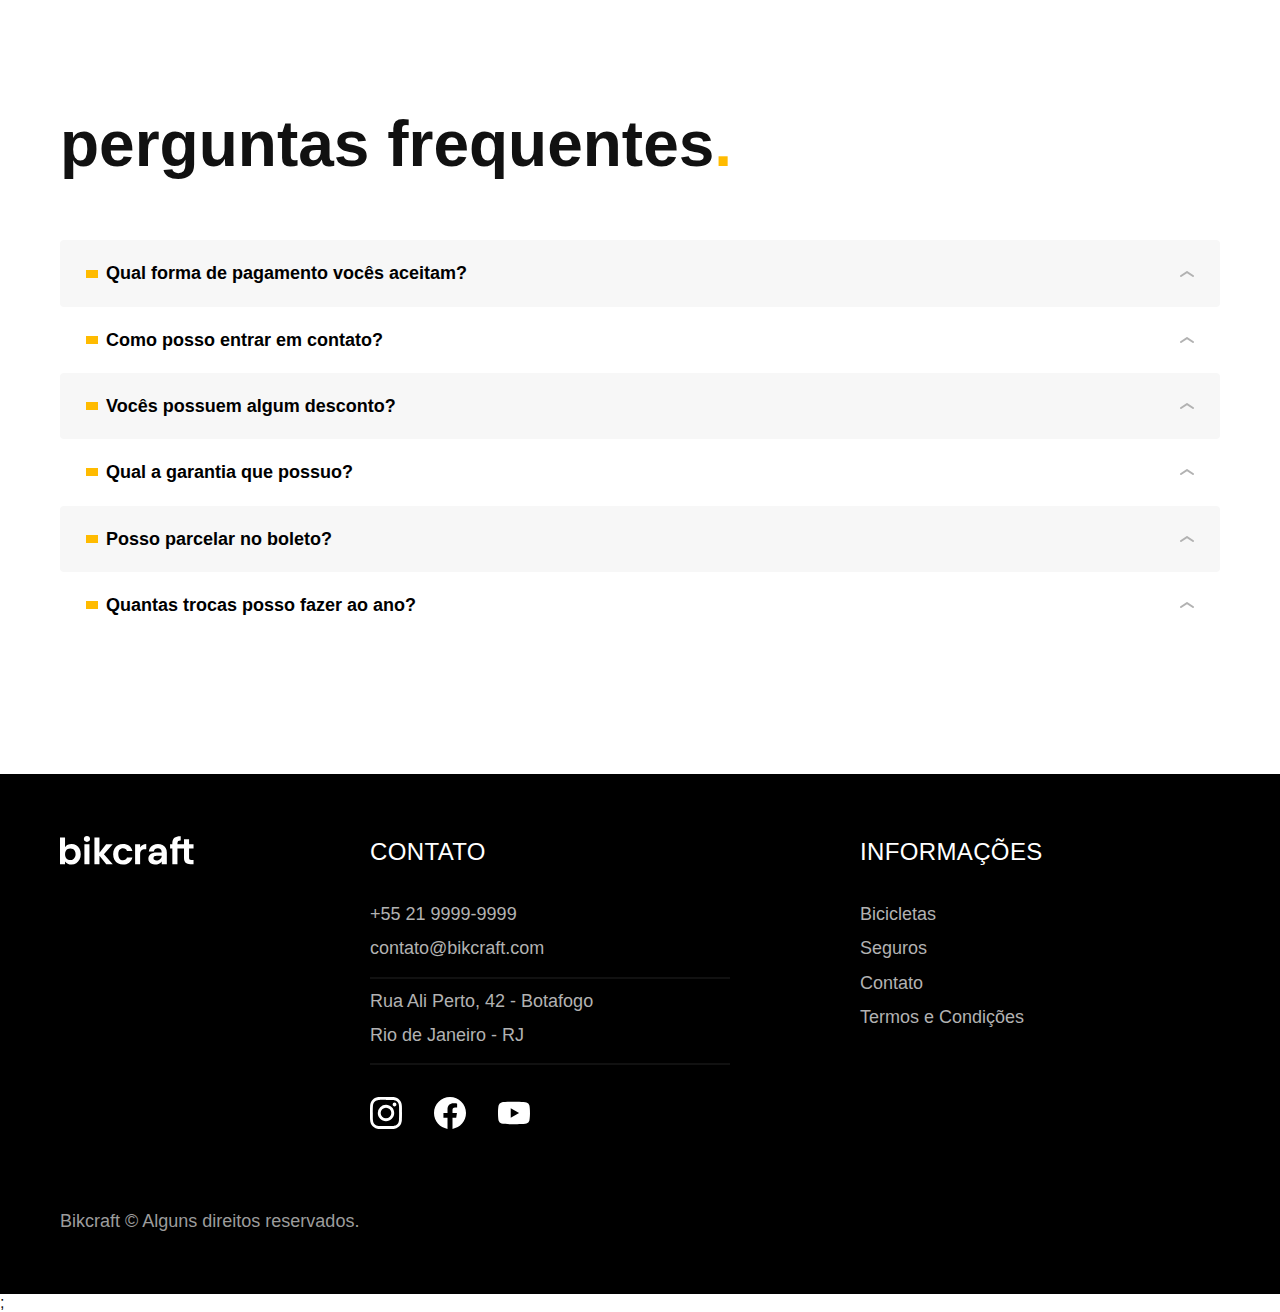
<file: seguros.html>
<!DOCTYPE html>
<html lang="pt-br">
  <head>
    <meta charset="UTF-8" />
    <meta name="viewport" content="width=device-width, initial-scale=1.0" />

    <title>Seguros | Bikcraft</title>
    <meta name="description" content="Seguros." />
    <link rel="preload" href="./css/style.mim.css" />
    <link rel="stylesheet" href="./css/style.mim.css" />
    <link rel="icon" href="./img/icones/eletrica.svg" type="image/svg+xml" />
  </head>

  <body id="seguros">
    <header class="header-bg">
      <div class="header container">
        <a href="./">
          <img src="./img/bikcraft.svg" alt="Bikcraft" />
        </a>

        <nav aria-label="primaria">
          <ul class="header-menu font-1-m cor-0">
            <li><a href="./bicicletas.html">Bicicletas</a></li>
            <li><a href="./seguros.html">Seguros</a></li>
            <li><a href="./contato.html">Contato</a></li>
          </ul>
        </nav>
      </div>
      <script>
        document.documentElement.classList.add("js");
      </script>
    </header>

    <main class="seguros-bg">
      <div class="titulo-bg">
        <div class="titulo container">
          <p class="font-2-l-b cor-5">Escolha o seguro</p>
          <h1 class="font-1-xxl cor-0">
            você seguro<span class="cor-p1">.</span>
          </h1>
        </div>
      </div>

      <div class="seguros container fadeInUp" data-anime="200">
        <div class="seguros-item">
          <h3 class="font-1-xl cor-6">PRATA</h3>
          <span class="font-1-xl cor-0"
            >R$ 199 <span class="font-1-xs cor-6">mensal</span></span
          >
          <ul class="font-2-m cor-0">
            <li>Duas trocas por ano</li>
            <li>Assistência técnica</li>
            <li>Suporte 08h às 18h</li>
            <li>Cobertura estadual</li>
          </ul>
          <a
            class="botao secundario"
            href="./orcamento.html?tipo=seguro&produto=prata"
            >Inscreva-se</a
          >
        </div>

        <div class="seguros-item fadeInDown" data-anime="400">
          <h3 class="font-1-xl cor-p1">OURO</h3>
          <span class="font-1-xl cor-0"
            >R$ 299 <span class="font-1-xs cor-6">mensal</span></span
          >
          <ul class="font-2-m cor-0">
            <li>Cinco trocas por ano</li>
            <li>Assistência especial</li>
            <li>Suporte 24h</li>
            <li>Cobertura nacional</li>
            <li>Desconto em parceiros</li>
            <li>Acesso ao Clube Bikcraft</li>
          </ul>
          <a class="botao" href="./orcamento.html?tipo=seguro&produto=ouro"
            >Inscreva-se</a
          >
        </div>
      </div>
    </main>

    <article class="vantagens-bg">
      <div class="vantagens container">
        <h2 class="font-1-xxl cor-0">vantagens<span class="cor-p1">.</span></h2>
        <ul>
          <li>
            <img src="./img/icones/eletrica.svg" alt="" />
            <h3 class="font-1-l cor-0">Reparo Elétrico</h3>
            <p class="font-2-s cor-5">
              Garantimos o reparo completo do seu motor em caso de falhas.
              Sabemos que falhas são raras, mas estamos aqui para caso ocorra.
            </p>
          </li>
          <li>
            <img src="./img/icones/carbono.svg" alt="" />
            <h3 class="font-1-l cor-0">Carbono</h3>
            <p class="font-2-s cor-5">
              Nossos quadros são feitos para durar para sempre. Mas caso algo
              ocorra, ficamos felizes em reparar.
            </p>
          </li>
          <li>
            <img src="./img/icones/sustentavel.svg" alt="" />
            <h3 class="font-1-l cor-0">Sustentável</h3>
            <p class="font-2-s cor-5">
              Trabalhamos com a filosofia de desperdício zero. Qualquer parte
              defeituosa é reciclada e reutilizada em outro projeto.
            </p>
          </li>
          <li>
            <img src="./img/icones/rastreador.svg" alt="" />
            <h3 class="font-1-l cor-0">Rastreador</h3>
            <p class="font-2-s cor-5">
              Utilizamos o GPS da sua Bikcraft em conjunto com especialistas em
              segurança para efetuarmos a recuperação.
            </p>
          </li>
          <li>
            <img src="./img/icones/seguro.svg" alt="" />
            <h3 class="font-1-l cor-0">Segurança</h3>
            <p class="font-2-s cor-5">
              Com o seguro Bikcraft você pode ficar tranquilo em saber que o seu
              dinheiro não será perdido em casos de roubo.
            </p>
          </li>
          <li>
            <img src="./img/icones/velocidade.svg" alt="" />
            <h3 class="font-1-l cor-0">Rapidez</h3>
            <p class="font-2-s cor-5">
              A sua Bikcraft ficará pronta para uso no mesmo dia, caso você
              traga ela para ser reparada em uma das filiais.
            </p>
          </li>
        </ul>
      </div>
    </article>

    <article class="perguntas container">
      <h2 class="font-1-xxl">
        perguntas frequentes<span class="cor-p1">.</span>
      </h2>

      <dl>
        <div>
          <dt>
            <button
              class="font-1-m-b"
              aria-controls="pergunta1"
              aria-expanded="false"
            >
              Qual forma de pagamento vocês aceitam?
            </button>
          </dt>
          <dd id="pergunta1" class="font-2-s cor-9">
            Aceitamos pagamentos parcelados em todos os cartões de crédito. Para
            pagamentos à vista também aceitarmos PIX e Boleto através do
            PagSeguro.
          </dd>
        </div>
        <div>
          <dt>
            <button
              class="font-1-m-b"
              aria-controls="pergunta2"
              aria-expanded="false"
            >
              Como posso entrar em contato?
            </button>
          </dt>
          <dd id="pergunta2" class="font-2-s cor-9">
            Aceitamos pagamentos parcelados em todos os cartões de crédito. Para
            pagamentos à vista também aceitarmos PIX e Boleto através do
            PagSeguro.
          </dd>
        </div>
        <div>
          <dt>
            <button
              class="font-1-m-b"
              aria-controls="pergunta3"
              aria-expanded="false"
            >
              Vocês possuem algum desconto?
            </button>
          </dt>
          <dd id="pergunta3" class="font-2-s cor-9">
            Aceitamos pagamentos parcelados em todos os cartões de crédito. Para
            pagamentos à vista também aceitarmos PIX e Boleto através do
            PagSeguro.
          </dd>
        </div>
        <div>
          <dt>
            <button
              class="font-1-m-b"
              aria-controls="pergunta4"
              aria-expanded="false"
            >
              Qual a garantia que possuo?
            </button>
          </dt>
          <dd id="pergunta4" class="font-2-s cor-9">
            Aceitamos pagamentos parcelados em todos os cartões de crédito. Para
            pagamentos à vista também aceitarmos PIX e Boleto através do
            PagSeguro.
          </dd>
        </div>
        <div>
          <dt>
            <button
              class="font-1-m-b"
              aria-controls="pergunta5"
              aria-expanded="false"
            >
              Posso parcelar no boleto?
            </button>
          </dt>
          <dd id="pergunta5" class="font-2-s cor-9">
            Aceitamos pagamentos parcelados em todos os cartões de crédito. Para
            pagamentos à vista também aceitarmos PIX e Boleto através do
            PagSeguro.
          </dd>
        </div>
        <div>
          <dt>
            <button
              class="font-1-m-b"
              aria-controls="pergunta6"
              aria-expanded="false"
            >
              Quantas trocas posso fazer ao ano?
            </button>
          </dt>
          <dd id="pergunta6" class="font-2-s cor-9">
            Aceitamos pagamentos parcelados em todos os cartões de crédito. Para
            pagamentos à vista também aceitarmos PIX e Boleto através do
            PagSeguro.
          </dd>
        </div>
      </dl>
    </article>

    <footer class="footer-bg">
      <div class="footer container">
        <img src="./img/bikcraft.svg" alt="Bikcraft" />
        <div class="footer-contato">
          <h3 class="font-2-l-b cor-0">Contato</h3>
          <ul class="font-2-m cor-5">
            <li><a href="tel:+552199999999">+55 21 9999-9999</a></li>
            <li>
              <a href="mailto:contato@bikcraft.com">contato@bikcraft.com</a>
            </li>
            <li>Rua Ali Perto, 42 - Botafogo</li>
            <li>Rio de Janeiro - RJ</li>
          </ul>
          <div class="footer-redes">
            <a href="./">
              <img src="./img/redes/instagram.svg" alt="Instagram" />
            </a>
            <a href="./">
              <img src="./img/redes/facebook.svg" alt="Facebook" />
            </a>
            <a href="./">
              <img src="./img/redes/youtube.svg" alt="Youtube" />
            </a>
          </div>
        </div>
        <div class="footer-informacoes">
          <h3 class="font-2-l-b cor-0">Informações</h3>
          <nav>
            <ul class="font-1-m cor-5">
              <li><a href="./bicicletas.html">Bicicletas</a></li>
              <li><a href="./seguros.html">Seguros</a></li>
              <li><a href="./contato.html">Contato</a></li>
              <li><a href="./termos.html">Termos e Condições</a></li>
            </ul>
          </nav>
        </div>
        <p class="footer-copy font-2-m cor-6">
          Bikcraft © Alguns direitos reservados.
        </p>
      </div>
    </footer>
    <script src="./js/plugins/simple-anime.js"></script>
    ;
    <script src="./js/script.js"></script>
  </body>
</html>
</file>
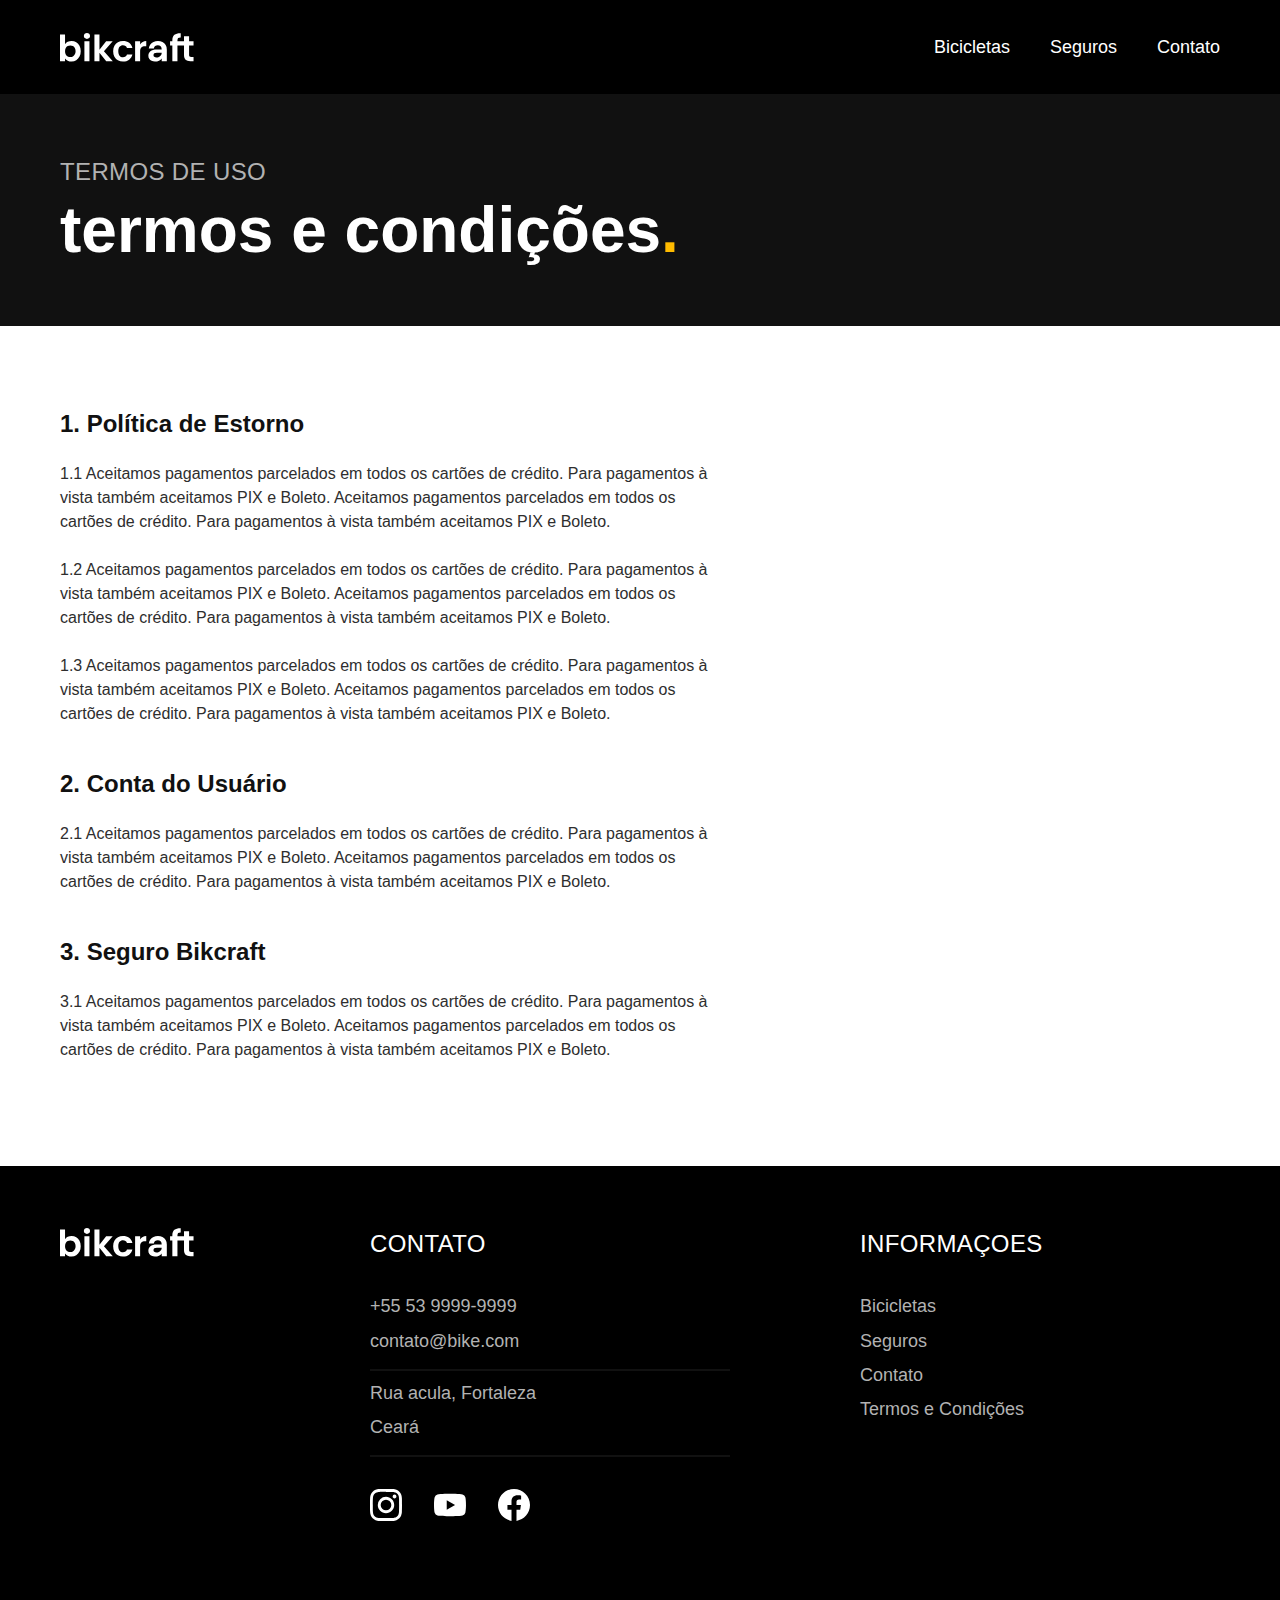
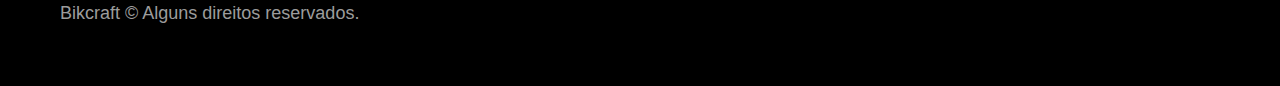
<file: termos.html>
<!DOCTYPE html>
<html>
  <head>
    <meta charset="utf-8" />
    <title>Page Title</title>
    <meta name="viewport" content="width=device-width, initial-scale=1" />
    <link rel="preload" href="./css/style.mim.css" />
    <link rel="stylesheet" href="./css/style.mim.css" />
    <link rel="icon" href="./img/icones/eletrica.svg" type="image/svg+xml" />
  </head>
  <body id="Termos">
    <header class="header-bg">
      <div class="header container">
        <a href="./">
          <img src="./img/bikcraft.svg" alt="Bikcraft" />
        </a>

        <nav aria-label="primaria">
          <ul class="header-menu cor-0 font-1-m">
            <li><a href="/bicicletas.html">Bicicletas</a></li>
            <li><a href="/seguros.html">Seguros</a></li>
            <li><a href="/contato.html">Contato</a></li>
          </ul>
        </nav>
      </div>
      <script>
        document.documentElement.classList.add("js");
      </script>
    </header>

    <main>
      <div class="titulo-bg">
        <div class="titulo container">
          <p class="font-2-l-b cor-5">Termos de uso</p>
          <h1 class="font-1-xxl cor-0">
            termos e condições<span class="cor-p1">.</span>
          </h1>
        </div>
      </div>

      <div class="termos font-2-s cor-10 container">
        <h2 class="font-1-l cor-11">1. Política de Estorno</h2>
        <p>
          1.1 Aceitamos pagamentos parcelados em todos os cartões de crédito.
          Para pagamentos à vista também aceitamos PIX e Boleto. Aceitamos
          pagamentos parcelados em todos os cartões de crédito. Para pagamentos
          à vista também aceitamos PIX e Boleto.
        </p>
        <p>
          1.2 Aceitamos pagamentos parcelados em todos os cartões de crédito.
          Para pagamentos à vista também aceitamos PIX e Boleto. Aceitamos
          pagamentos parcelados em todos os cartões de crédito. Para pagamentos
          à vista também aceitamos PIX e Boleto.
        </p>
        <p>
          1.3 Aceitamos pagamentos parcelados em todos os cartões de crédito.
          Para pagamentos à vista também aceitamos PIX e Boleto. Aceitamos
          pagamentos parcelados em todos os cartões de crédito. Para pagamentos
          à vista também aceitamos PIX e Boleto.
        </p>
        <h2 class="font-1-l cor-11">2. Conta do Usuário</h2>
        <p>
          2.1 Aceitamos pagamentos parcelados em todos os cartões de crédito.
          Para pagamentos à vista também aceitamos PIX e Boleto. Aceitamos
          pagamentos parcelados em todos os cartões de crédito. Para pagamentos
          à vista também aceitamos PIX e Boleto.
        </p>
        <h2 class="font-1-l cor-11">3. Seguro Bikcraft</h2>
        <p>
          3.1 Aceitamos pagamentos parcelados em todos os cartões de crédito.
          Para pagamentos à vista também aceitamos PIX e Boleto. Aceitamos
          pagamentos parcelados em todos os cartões de crédito. Para pagamentos
          à vista também aceitamos PIX e Boleto.
        </p>
      </div>
    </main>

    <footer class="footer-bg">
      <div class="footer container">
        <img src="/img/bikcraft.svg" />
        <div class="footer-contato">
          <h3 class="font-2-l-b cor-0">Contato</h3>
          <ul class="cor-5 font-2-m">
            <li><a href="tel:+559999999999">+55 53 9999-9999</a></li>
            <li><a href="/">contato@bike.com</a></li>
            <li>Rua acula, Fortaleza</li>
            <li>Ceará</li>
          </ul>
          <div class="footer-redes">
            <a href="/">
              <img src="/img/redes/instagram.svg" />
            </a>
            <a href="/">
              <img src="/img/redes/youtube.svg" />
            </a>
            <a href="/">
              <img src="/img/redes/facebook.svg" />
            </a>
          </div>
        </div>
        <div class="footer-informacoes">
          <h3 class="font-2-l-b cor-0">Informaçoes</h3>
          <nav>
            <ul class="font-1-m cor-5">
              <li><a href="/bicicletas.html">Bicicletas</a></li>
              <li><a href="/seguros.html">Seguros</a></li>
              <li><a href="/contato.html">Contato</a></li>
              <li><a href="/termos.html">Termos e Condições</a></li>
            </ul>
          </nav>
        </div>
        <p class="footer-copy font-2-m cor-6">
          Bikcraft © Alguns direitos reservados.
        </p>
      </div>
    </footer>
    <script src="./js/script.js"></script>
  </body>
</html>
</file>
<file: css/style.mim.css>
body{margin:0;font-family:Arial,Helvetica,sans-serif;color:#111}ul{padding:0;margin:0;list-style:none}a{text-decoration:none;color:inherit}blockquote,dd,h1,h2,h3,p{margin:0}img{max-width:100%;display:block}img[src$=".jpg"]{border-radius:4px}.header-bg{background-color:var(--cor-12)}.header{display:flex;flex-wrap:wrap;gap:20px;justify-content:space-between;align-items:center;padding-top:20px;padding-bottom:20px}.header-menu{display:flex;flex-wrap:wrap;gap:40px}.header-menu a{display:inline-block;padding:15px 0;position:relative}.header-menu a::after{content:"";position:absolute;display:block;width:0;height:2px;background-color:var(--cor-0);margin-top:4px;transition:.3s}.header-menu a.ativo::after,.header-menu a:hover::after{width:100%}@media (max-width:800px){.header-menu{gap:20px}.header-menu a{background-color:var(--cor-11);border-radius:5px;padding:12px 16px}.header-menu a:hover{background-color:var(--cor-10)}.header a::after{display:none}}@media (max-width:600px){.header-menu{gap:12px}.header-menu a{padding:8px 12px;font-size:14px}}.font-1-xs{font:400 0.75rem/1.35 Poppins,sans-serif}.font-2-xs{font:400 0.875rem/1.43 Roboto,sans-serif}.font-1-s{font:400 1rem/1.5 Poppins,sans-serif}.font-2-s{font:400 1rem/1.5 Roboto,sans-serif}.font-1-m,.font-1-m-b{font:400 1.125rem/1.35 Poppins,sans-serif}.font-1-m-b{font-weight:600}.font-2-m{font:500 1.125rem/1.35 Roboto,sans-serif}.font-1-l{font:400 1.5rem/1.5 Poppins,sans-serif}.font-2-l,.font-2-l-b{font:400 1.5rem/1.5 Roboto,sans-serif}.font-2-l-b{font-weight:500;letter-spacing:.015em;text-transform:uppercase}.font-1-xl{font:600 2rem/1.25 Poppins,sans-serif}.font-2-xl{font:500 2rem/1.25 Roboto,sans-serif}.font-1-xxl{font:600 4rem/1.125 Poppins,sans-serif}@media (max-width:1200px){.font-1-xxl{font-size:3rem}.font-2-l,.font-2-l-b{font-size:1.125rem}}@media (max-width:800px){.font-1-xxl{font-size:2rem}.font-1-xl,.font-2-xl{font-size:1.5rem}}:root{--cor-0:#ffffff;--cor-1:#f7f7f7;--cor-2:#ededed;--cor-3:#dedede;--cor-4:#cccccc;--cor-5:#b2b2b2;--cor-6:#9c9c9c;--cor-7:#717171;--cor-8:#595959;--cor-9:#404040;--cor-10:#2e2e2e;--cor-11:#111111;--cor-12:#000000;--cor-p1:#ffbb00;--cor-p2:#e4a30b;--cor-p3:#a66f00;--cor-p4:#664400;--cor-p5:#332200}.cor-0{color:var(--cor-0)}.cor-1{color:var(--cor-1)}.cor-2{color:var(--cor-2)}.cor-3{color:var(--cor-3)}.cor-4{color:var(--cor-4)}.cor-5{color:var(--cor-5)}.cor-6{color:var(--cor-6)}.cor-7{color:var(--cor-7)}.cor-8{color:var(--cor-8)}.cor-9{color:var(--cor-9)}.cor-10{color:var(--cor-10)}.cor-11{color:var(--cor-11)}.cor-12{color:var(--cor-12)}.cor-p1{color:var(--cor-p1)}.cor-p2{color:var(--cor-p2)}.cor-p3{color:var(--cor-p3)}.cor-p4{color:var(--cor-p4)}.cor-p5{color:var(--cor-p5)}.footer-bg{background-color:var(--cor-12)}.footer{display:grid;grid-template-columns:3fr 5fr 4fr;gap:40px;padding-top:60px;padding-bottom:60px}.footer h3{margin-bottom:32px}.footer-contato ul{margin-bottom:32px}.footer li{margin-bottom:10px}.footer-redes{display:flex;gap:32px}.footer-contato li:nth-child(even):after{content:"";display:block;max-width:360px;height:2px;margin-top:16px;background:var(--cor-11)}.footer a:hover{color:var(--cor-0)}.footer-copy{grid-column:1/-1;margin-top:40px}@media (max-width:800px){.footer>img{display:none}.footer{grid-template-columns:1fr 1fr}}@media (max-width:600px){.footer{grid-template-columns:1fr;gap:60px}.footer-copy{margin-top:0}}.js .fadeInDown{transform:translate3d(0,-20px,0)}.js .fadeInUp{transform:translate3d(0,20px,0)}.js .fadeInRight{transform:translate3d(20px,0,0)}.js .fadeInLeft{transform:translate3d(-20px,0,0)}.js [data-anime]{opacity:0}.js .anime{opacity:1;transform:none;transition:transform .8s,opacity .8s}#contato{background-color:var(--cor-1);background:linear-gradient(var(--cor-11) 600px,var(--cor-1) 600px)}.contato{display:grid;grid-template-columns:5fr 7fr}.contato-dados,.contato-formulario{padding:60px;box-shadow:0 1px 2px rgba(0,0,0,.1)}.contato-dados{border-radius:5px 0 0 5px;background-color:var(--cor-12)}.contato-formulario{border-radius:0 5px 5px 0;background-color:var(--cor-0)}.contato-dados h2{margin-bottom:60px}.contato-endereco{margin-bottom:32px;padding-left:28px;background:url("/img/icones/local.svg") no-repeat 0 2px}.contato-endereco p{margin-bottom:8px}.contato-meios a{display:block;max-width:max-content;margin-bottom:8px;padding-left:28px}.contato-meios a:first-child{background:url(/img/icones/email.svg) no-repeat}.contato-meios a:hover{color:var(--cor-0)}.contato-meios a:last-child{margin-top:32px;margin-bottom:60px;background:url(/img/icones/telefone.svg) no-repeat}.contato-redes{display:flex;padding-left:28px;gap:32px}@media (max-width:800px){.contato{grid-template-columns:1fr}.contato-dados,.contato-formulario{padding:20px}.contato-dados{border-radius:0 0 5px 5px}.contato-formualrio{border-radius:5px 5px 0 0}.contato-dados h2,.contato-meios a:nth-child(3){margin-bottom:32px}.contato-redes{margin-bottom:12px}}.form{display:grid;grid-template-columns:1fr 1fr;gap:20px}.form label{display:block;font:600 1rem/1.5 Poppins,sans-serif;margin-bottom:4px}.col-2{grid-column:span 2}.form input[type=email],.form input[type=text],.form textarea{font:400 1rem/1.5 Roboto,sans-serif;background-color:var(--cor-1);border:1px solid var(--cor-2);padding:12px;border-radius:4px;width:100%;box-sizing:border-box}.form input[type=email]:focus,.form input[type=text]:focus,.form textarea:focus{outline:0;border-color:var(--cor-p1);background-color:var(--cor-0);box-shadow:0 0 0 2px #fea}@media (max-width:600px){.form{grid-template-columns:1fr}.form .col-2{grid-column:1}}.lojas{display:grid;grid-template-columns:1fr 1fr;gap:0 40px;padding-top:120px;padding-bottom:120px}.lojas img{border-radius:4px 4px 0 0}.lojas h2{margin-bottom:60px}.lojas-item{border-radius:4px;background:var(--cor-0);box-shadow:0 1px 2px rgba(0,0,0,.1)}.lojas-conteudo{display:grid;grid-template-columns:1fr 1fr;gap:32px 16px;padding:32px}.lojas-conteudo h3,.lojas-tempo{grid-column:1/-1}.lojas-dados{display:grid;gap:8px;border-left:2px solid var(--cor-2);padding-left:12px}.lojas-tempo{display:flex;align-items:center;gap:8px}@media (max-width:800px){.lojas{gap:20px;padding-top:60px;padding-bottom:60px}.lojas h2{margin-bottom:32px}.lojas-conteudo{grid-template-columns:1fr}}@media (max-width:600px){.lojas{grid-template-columns:1fr}}#orcamento{background:linear-gradient(var(--cor-11) 600px,var(--cor-1) 600px)}.orcamento{display:grid;grid-template-columns:5fr 7fr;padding-bottom:120px}.orcamento h2{text-transform:uppercase;display:flex;align-items:center;position:relative}.orcamento h2::before{content:"";display:inline-block;width:4px;height:8px;background-color:var(--cor-p1);position:absolute;left:-12px}.orcamento-dados,.orcamento-produto{padding:60px;box-shadow:0 1px 2px rgb(0,0,0,.1)}.orcamento-produto{border-radius:5px 0 0 5px;background-color:var(--cor-12);display:grid;grid-template-columns:1fr 1fr;align-content:start;gap:20px}.orcamento-produto>*{grid-column:1/-1}.orcamento-produto>label{grid-column:initial}.orcamento-produto label{font-size:500 1rem/1.5 "Poppins",sans-serif;color:var(--cor-4);background-color:var(--cor-10);padding:12px 16px;border-radius:4px;cursor:pointer;display:grid;grid-template-columns:auto 1fr auto;align-items:center;border:1px solid #00000000}.orcamento-produto label span{display:none}.orcamento-produto input:checked+label span{display:inline-block}.orcamento-produto input{pointer-events:none;position:absolute;opacity:0}.orcamento-produto label::before{content:"";display:inline-block;width:12px;height:12px;border:1px solid var(--cor-6);border-radius:50%;margin-right:8px;box-sizing:border-box}.orcamento-conteudo label:hover{background-color:var(--cor-9);border-color:var(--cor-9)}.orcamento-conteudo input:focus+label{box-shadow:0 0 0 2px var(--cor-p1);border:1px solid var(--cor-12)}.orcamento-produto input:checked+label::before{border:1px solid var(--cor-7);box-shadow:inset 0 0 0 3px var(--cor-0),inset 0 0 0 5px var(--cor-7)}.orcamento-produto input:checked+label{background:var(--cor-0);color:var(--cor-11)}.orcamento-dados{border-radius:0 5px 5px 0;background-color:var(--cor-0)}.orcamento-conteudo{display:none}.orcamento-conteudo{padding:20px;margin:20px 0}.orcamento-conteudo h2,.orcamento-dados h2:nth-of-type(n+2){margin:20px}#bikcraft:checked~#orcamento-bikcraft,#seguro:checked~#orcamento-seguro{display:grid;gap:20px}.orcamento-detalhes{display:none;background:var(--cor-0);padding:20px;grid-template-columns:1fr 1fr;border-radius:4px;align-items:center}.orcamento-detalhes li{display:flex;align-items:center;margin-bottom:8px}.orcamento-detalhes li img{width:16px;margin-right:8px}.orcamento-produto input:checked+label+.orcamento-detalhes{display:grid}@media (max-width:1200px){.orcamento-dados,.orcamento-produto{padding:32px}}@media (max-width:800px){.orcamento{grid-template-columns:1fr}.orcamento-produto{border-radius:5px 5px 0 0;background:var(--cor-12)}.orcamento-dados{border-radius:0 0 5px 5px}}@media (max-width:400px){.orcamento-produto{grid-template-columns:1fr}}.container{box-sizing:border-box;max-width:1200px;padding-left:20px;padding-right:20px;margin-left:auto;margin-right:auto}.botao{display:inline-block;padding:16px 32px;background:linear-gradient(#ffbf00,#f2a50c);border-radius:4px;box-shadow:0 1px 2px rgba(0,0,0,.1);text-transform:uppercase;color:var(--cor-p5);font:600 1.125rem/1.35 Poppins,sans-serif;max-width:max-content;border:none;cursor:pointer}.botao:hover{background:linear-gradient(#ffb60d,#e59317)}.botao.secundario{background:var(--cor-10);color:var(--cor-2)}.botao.secundario:hover{background:var(--cor-9)}.botao.seta{display:flex;align-items:center}.botao.seta::after{content:"";display:inline-block;width:18px;height:10px;margin-left:12px;background:url("../img/icones/seta.svg");transition:transform .2s}.botao.seta{display:flex;align-items:center}.botao.seta:hover::after{transform:translateX(4px)}@media (max-width:600px){.botao{padding:12px 16px;font-size:1rem}}.link{display:inline-block;color:var(--cor-p1);font:500 1.5rem/1.5 Poppins,sans-serif;text-transform:uppercase}.link::after{content:"";display:block;width:100%;height:4px;background-color:currentColor}.link:hover{color:var(--cor-0)}.titulo-bg{padding-top:60px;padding-bottom:60px;background-color:var(--cor-11)}.titulo p{margin-bottom:4px}@media (max-width:800px){.titulo-bg{padding-top:40px;padding-bottom:40px}.titulo p{font-size:1rem;text-transform:lowercase;font-weight:400}}.titulo-bg{background-color:var(--cor-11);padding-top:60px;padding-bottom:60px}.titulo p{margin-bottom:4px}@media (max-width:800px){.titulo-bg{padding-top:40px;padding-bottom:40px}.titulo p{font-size:1rem;text-transform:lowercase;font-weight:400}}.introducao-bg{background:var(--cor-12) url("/img/dec/bottom-left.svg") no-repeat bottom 160px left 20px;box-shadow:inset 0 -120px var(--cor-0)}.introducao{display:grid;grid-template-columns:1fr 1fr;gap:0 40px}.introducao-conteudo{align-self:end;padding-bottom:200px}.introducao img{width:100%;object-fit:cover;border-radius:4px;height:100%}.introducao h1{margin-bottom:32px}.introducao p{margin-bottom:20px}@media (max-width:800px){.introducao{grid-template-columns:1fr;gap:32px}.introducao-bg{background-color:var(--cor-11);padding-top:40px;box-shadow:inset 0 -60px var(--cor-0)}.introducao img{height:300px;width:100%}.introducao-conteudo{padding-bottom:0}.introducao h1{font-size:32px}.introducao h1{margin-bottom:1px}}.tecnologia-bg{background-color:var(--cor-11);box-shadow:inset 0 80px #fff,inset 0 -80px #fff}.tecnologia{display:grid;grid-template-columns:1fr 1fr;gap:40px}.tecnologia-imagem img{height:100%;width:100%;object-fit:cover;object-position:left}.tecnologia-conteudo{padding-top:160px;padding-bottom:160px}.tecnologia-conteudo>span{display:block;margin-bottom:32px}.tecnologia-conteudo>p{margin-bottom:20px}.tecnologia-conteudo h2{margin-bottom:20px}.tecnologia a{margin-bottom:80px}.tecnologia-vantagens{display:flex;gap:40px}.tecnologia-vantagens h3{margin-bottom:8px;width:max-content}.tecnologia-vantagens img{width:24px;margin-bottom:8px}@media (max-width:800px){.tecnologia-bg{box-shadow:initial}.tecnologia{grid-template-columns:1fr}.tecnologia-conteudo{padding-top:60px;padding-bottom:60px}.tecnologia-imagem{display:none}.tecnologia a{margin-bottom:60px}}@media (max-width:600px){.tecnologia-vantagens{flex-direction:column}}.parceiros{padding-top:60px;padding-bottom:120px}.parceiros h2{margin-bottom:50px}.parceiros ul{display:grid;padding:0 20px;grid-template-columns:repeat(4,1fr);max-width:1400px;margin:0 auto}.parceiros li{padding:32px;display:flex;border-left:2px solid var(--cor-2)}.parceiros img{margin:auto}.parceiros li:first-child,.parceiros li:nth-child(5){border-left:none}.parceiros li:nth-child(n+5){border-top:2px solid var(--cor-2)}@media (max-width:800px){.parceiros{padding-bottom:60px}.parceiros h2{margin-bottom:20px}.parceiros ul{grid-template-columns:repeat(2,1fr)}.parceiros li{padding:20px}.parceiros li:nth-child(n+3){border-top:2px solid var(--cor-2)}.parceiros li:nth-child(odd){border-left:none}}.depoimento{display:grid;grid-template-columns:1fr 1fr;background-color:var(--cor-p1);overflow:hidden}.depoimento img{border-radius:0;width:100%;height:100%;object-fit:cover}.depoimento-conteudo{padding:40px 40px 80px 80px;align-self:end;background:url(/img/dec/bottom-right-p.svg) no-repeat bottom 40px right 40px}.depoimento-conteudo p{position:relative;max-width:32ch;font-family:Merriweather,serif;font-style:italic;font-weight:900;margin-bottom:32px}.depoimento p::after,.depoimento p::before{content:"“";position:absolute;font-size:5rem;color:var(--cor-p2)}.depoimento p::before{top:-20px;left:-50px}.depoimento p::after{content:"”"}@media (min-width:1200px){.depoimento img{max-height:520px}}@media (max-width:800px){.depoimento{grid-template-columns:1fr}.depoimento-conteudo{padding:40px 20px;justify-self:center}.depoimento img{height:400px}}.bicicletas-lista{padding-top:60px;padding-bottom:120px}.bicicletas-lista h2{margin-bottom:40px}.bicicletas-lista ul{display:flex;gap:40px;padding:20px 20px 20px 20px;max-width:1400px;margin-left:auto;margin-right:auto;overflow-x:auto}#bicicleta .bicicletas-lista ul{padding:0 0 20px 0}.bicicletas-lista li{flex:1;min-width:280px}.bicicletas-lista a{display:block}.bicicletas-lista img{margin-bottom:16px}.bicicletas-lista h3{margin-bottom:16px;display:flex;align-items:center}.bicicletas-lista h3::before{content:"";display:inline-block;width:12px;height:8px;background-color:var(--cor-p1);margin-right:8px;transition:.2s}.bicicletas-lista a:hover h3::before{width:24px}.bicicletas-lista li span{padding-left:20px}@media (max-width:800px){.bicicletas-lista{margin-bottom:80px}.bicicletas-lista ul{gap:20px}}.bicicletas-bg{background-image:linear-gradient(to right,var(--cor-0) 30%,var(--cor-11) 30%)}.bicicletas{display:grid;grid-template-columns:1fr 1fr;gap:40px;padding-top:60px;padding-bottom:60px;background:url(/img/dec/top-right.svg) no-repeat top 40px right 20px}.bicicletas-imagens span{background-color:var(--cor-12);padding:8px 16px 8px 8px;display:inline-block;color:var(--cor-0);position:absolute;top:20px;right:0;border-radius:4px 0 0 4px}.bicicletas-imagens{position:relative}.bicicletas-conteudo{display:grid;grid-template-columns:1fr auto;align-content:start}.bicicletas-conteudo p,h2{grid-column:1/-1}.bicicletas-conteudo h2::before{content:"";display:block;width:12px;height:8px;background-color:var(--cor-p1);margin-bottom:8px}.bicicletas-conteudo p{margin-bottom:32px}.bicicletas-conteudo h2{margin-bottom:20px}.bicicletas-conteudo a{place-self:end}.bicicletas li{display:flex;align-items:center}.bicicletas-conteudo img{width:24px;margin-right:8px}.bicicletas-conteudo li{margin-bottom:20px}@media (max-width:800px){.bicicletas{grid-template-columns:1fr;gap:20px;padding-top:40px;padding-bottom:40px}.bicicletas-bg{background-image:none;background-color:var(--cor-11)}}@media (max-width:600px){.bicicletas-conteudo{grid-template-columns:1fr}.bicicletas-conteudo a{justify-self:start}.bicicletas ul{font-size:1rem;margin-bottom:32px;display:grid;grid-template-columns:1fr 1fr;gap:0 8px}}.bicicleta{display:grid;grid-template-columns:1fr 1fr;align-items:start;gap:40px;padding-top:60px;padding-bottom:60px;background:url(/img/dec/top-right.svg) no-repeat top -10px right}#bicicleta .titulo p{text-transform:uppercase}.bicicleta-imagens{display:flex;flex-wrap:wrap;gap:20px}.bicicleta-imagens img{flex:1;min-width:200px}.bicicleta-imagens img:first-child{min-width:100%}.bicicleta-conteudo>p{margin-bottom:32px}.bicicleta-comprar{display:grid;grid-template-columns:max-content auto;align-items:center;justify-items:start;gap:8px 12px;margin-bottom:40px}.bicicleta-comprar a{grid-row:span 2}.bicicleta-comprar span{display:flex;align-items:center;background-color:var(--cor-12);gap:8px;padding:4px 8px;border-radius:4px}.bicicleta-conteudo h2{text-transform:uppercase;letter-spacing:.015em;margin-bottom:12px}.bicicleta-ficha,.bicicleta-informacoes{padding:32px;background-color:var(--cor-12);border-radius:4px}.bicicleta-informacoes{margin-bottom:40px;display:grid;grid-template-columns:1fr 1fr;gap:32px}.bicicleta-informacoes img{width:24px;margin-bottom:8px}.bicicleta-informacoes h3{margin-bottom:8px}.bicicleta-ficha li{padding:4px 0;display:flex;justify-content:space-between}.bicicleta-ficha li+li{border-top:1px solid var(--cor-11)}.bicicleta-ficha span{color:var(--cor-6)}@media (max-width:800px){.bicicleta{grid-template-columns:1fr;padding-top:40px;padding-bottom:40px}.bicicleta-imagens{grid-row:2}}@media (max-width:400px){.bicicleta-informacoes{grid-template-columns:1fr}.bicicleta-comprar{grid-template-columns:1fr}}.seguro-bg{background-color:var(--cor-11);box-shadow:inset 0 120px var(--cor-0),inset 0 -120px var(--cor-12)}.seguro{display:grid;grid-template-columns:1fr 1fr;gap:40px}.seguro-imagem img{width:100%;height:100%;object-fit:cover}.seguro-conteudo{padding-top:180px;padding-bottom:180px}.seguro h2{margin-bottom:32px}.seguro p{margin-bottom:32px}@media (max-width:800px){#bicicleta .bicicletas-lista{padding-bottom:0}.seguro-bg{box-shadow:inset 0 -60px var(--cor-12)}.seguro{grid-template-columns:1fr}.seguro-conteudo{grid-row:1;padding-top:40px;padding-bottom:0}}.seguros-bg{background-color:var(--cor-11)}.seguros{padding-top:60px;padding-bottom:60px;display:grid;grid-template-columns:1fr 1fr;align-items:center;gap:40px}.seguros h2{grid-column:1/-1}.seguros-item{display:grid;grid-template-columns:1fr auto;background-color:var(--cor-12);padding:32px 32px 32px 60px;border-radius:4px}.seguros-item h3{margin-bottom:40px}.seguros-item span{display:block;grid-column:2;text-align:right}.seguros-item ul{grid-column:1/-1;margin-bottom:32px}.seguros-item li{display:flex;align-items:center;position:relative}.seguros-item li+li{margin-top:20px}.seguros-item li::before{content:"";position:absolute;display:inline-block;width:13px;height:9px;background-image:url(/img/icones/lista.svg);left:-21px}.seguros-item a{grid-column:1/-1}#seguros .seguros{padding-top:0}@media (max-width:800px){.seguros{grid-template-columns:1fr}}.termos{padding-bottom:80px;padding-top:80px}.termos h2{font-weight:600;margin-bottom:20px}.termos p+h2{margin-top:40px}.termos p{max-width:75ch;margin-bottom:24px}.vantagens-bg{background-color:var(--cor-12)}.vantagens{padding-top:120px;padding-bottom:120px}.vantagens h2{margin-bottom:60px}.vantagens ul{display:grid;grid-template-columns:repeat(auto-fit,minmax(280px,max-content));gap:40px 80px}.vantagens h3,.vantagens img{margin-bottom:8px}@media (max-width:800px){.vantagens{padding-top:60px;padding-bottom:60px}.vantagens h2{margin-bottom:40px}.vantagens ul{gap:20px}}.perguntas{padding-top:120px;padding-bottom:120px}.perguntas h2{margin-bottom:60px}.perguntas dl>div{padding:20px;border-radius:4px}.perguntas dl>div:nth-child(odd){background-color:var(--cor-1)}.perguntas button{display:grid;grid-template-columns:auto 1fr auto;align-items:center;gap:8px;cursor:pointer;border:none;background:0 0;width:100%;text-align:left}.perguntas button::before{content:"";display:inline-block;width:12px;height:8px;background-color:var(--cor-p1)}.perguntas button::after{content:"";display:inline-block;width:14px;height:6px;background:url("../img/icones/seta-abrir.svg");transition:.3s}.perguntas button:hover::after,.perguntas button[aria-expanded=true]::after{transform:rotate(180deg)}.js .perguntas dd{display:none}.js .perguntas dd.ativa{display:block}.perguntas dd{padding-left:20px;padding-top:16px;max-width:80ch}@media (max-width:800px){.perguntas{padding-top:60px;padding-bottom:60px}.perguntas h2{margin-bottom:40px}}
</file>
